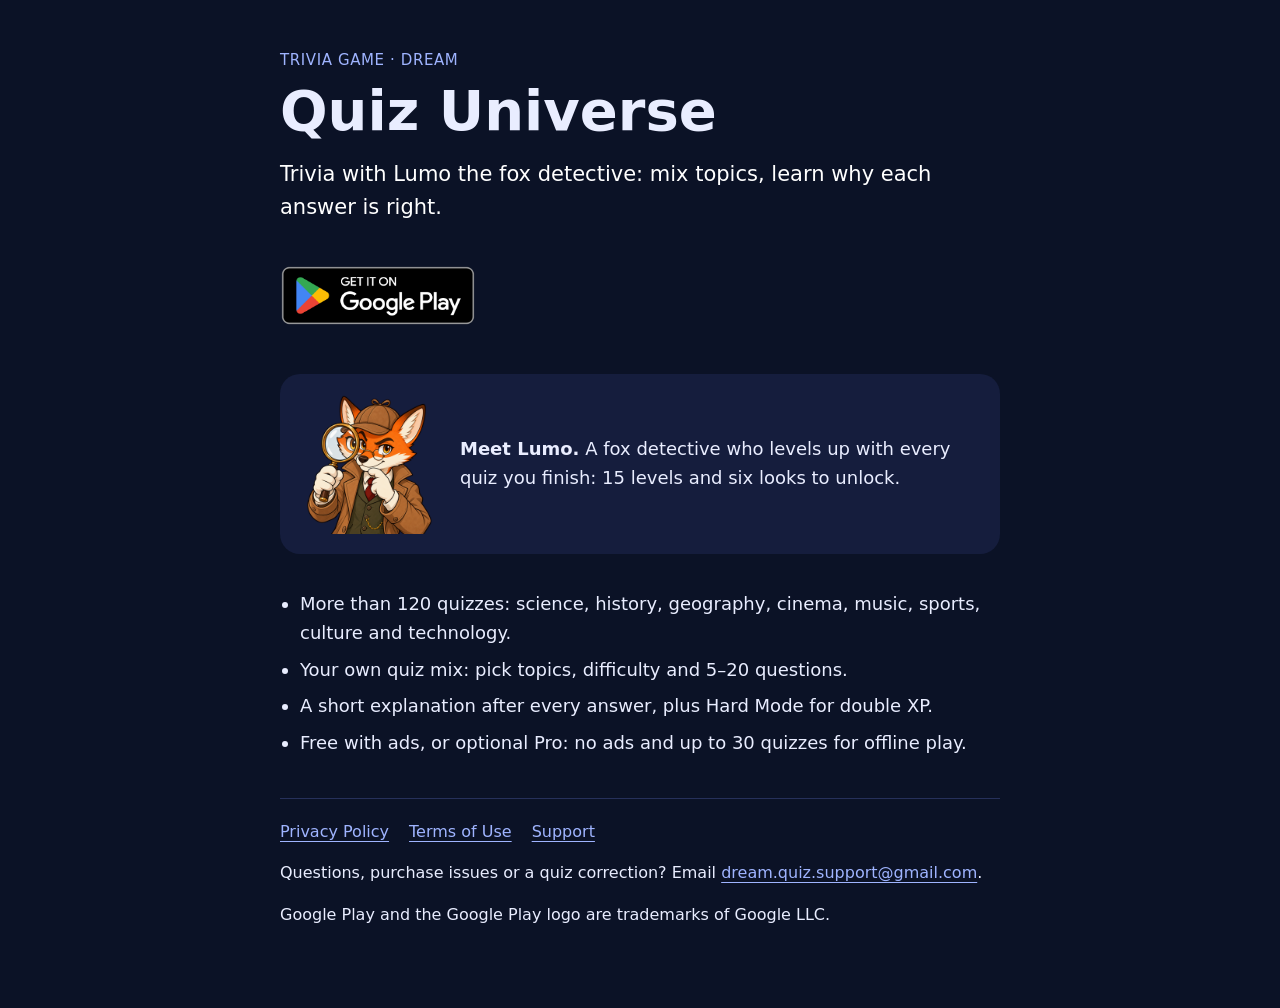
<file: index.html>
<!doctype html>
<html lang="en">
<head>
  <meta charset="utf-8">
  <meta name="viewport" content="width=device-width, initial-scale=1">
  <meta name="description" content="Quiz Universe — a trivia game with Lumo the fox detective. Mix topics, learn why each answer is right. Free on Google Play.">
  <title>Quiz Universe: Trivia Game — DREAM</title>
  <link rel="canonical" href="https://pyasonau.github.io/">
  <meta property="og:title" content="Quiz Universe: Trivia Game">
  <meta property="og:description" content="Trivia with Lumo the fox detective: mix topics, learn why each answer is right.">
  <meta property="og:image" content="https://pyasonau.github.io/lumo.png">
  <script type="application/ld+json">
  {
    "@context": "https://schema.org",
    "@type": "MobileApplication",
    "name": "Quiz Universe",
    "operatingSystem": "ANDROID",
    "applicationCategory": "GameApplication",
    "description": "Trivia with Lumo the fox detective: mix topics, learn why each answer is right.",
    "installUrl": "https://play.google.com/store/apps/details?id=com.quizuniverse.app",
    "offers": { "@type": "Offer", "price": "0", "priceCurrency": "USD" }
  }
  </script>
  <style>
    body { margin: 0; background: #0b1226; color: #e9edff; font: 18px/1.6 system-ui, -apple-system, sans-serif; }
    main { max-width: 720px; margin: 0 auto; padding: 48px 24px 64px; }
    .kicker { color: #9fb4ff; font-size: 15px; letter-spacing: .04em; text-transform: uppercase; margin: 0; }
    h1 { font-size: clamp(36px, 8vw, 56px); line-height: 1.1; margin: 8px 0 16px; }
    .lead { font-size: 21px; color: #ffffff; margin: 0 0 28px; }
    .badge img { width: 220px; height: auto; display: block; margin-left: -12px; }
    .lumo { display: flex; gap: 20px; align-items: center; background: #151d3d; border-radius: 20px; padding: 20px; margin: 36px 0; }
    .lumo img { width: 140px; height: 140px; flex: none; border-radius: 16px; }
    .lumo p { margin: 0; }
    ul { padding-left: 20px; }
    li { margin-bottom: 8px; }
    a { color: #9fb4ff; text-underline-offset: 4px; }
    footer { border-top: 1px solid #26305a; margin-top: 40px; padding-top: 20px; font-size: 16px; }
    footer nav { display: flex; flex-wrap: wrap; gap: 20px; margin-bottom: 12px; }
    @media (max-width: 520px) { .lumo { flex-direction: column; text-align: center; } }
  </style>
</head>
<body>
  <main>
    <p class="kicker">Trivia game · DREAM</p>
    <h1>Quiz Universe</h1>
    <p class="lead">Trivia with Lumo the fox detective: mix topics, learn why each answer is right.</p>
    <a class="badge" href="https://play.google.com/store/apps/details?id=com.quizuniverse.app&amp;referrer=utm_source%3Dpublisher_site%26utm_medium%3Dwebsite">
      <img src="google-play-badge.png" alt="Get it on Google Play" width="646" height="250">
    </a>

    <section class="lumo" aria-label="Meet Lumo">
      <img src="lumo.png" alt="Lumo, the fox detective" width="140" height="140">
      <p><strong>Meet Lumo.</strong> A fox detective who levels up with every quiz you finish: 15 levels and six looks to unlock.</p>
    </section>

    <ul>
      <li>More than 120 quizzes: science, history, geography, cinema, music, sports, culture and technology.</li>
      <li>Your own quiz mix: pick topics, difficulty and 5–20 questions.</li>
      <li>A short explanation after every answer, plus Hard Mode for double XP.</li>
      <li>Free with ads, or optional Pro: no ads and up to 30 quizzes for offline play.</li>
    </ul>

    <footer>
      <nav aria-label="Legal and support">
        <a href="privacy.html">Privacy Policy</a>
        <a href="terms.html">Terms of Use</a>
        <a href="mailto:dream.quiz.support@gmail.com">Support</a>
      </nav>
      <p>Questions, purchase issues or a quiz correction? Email <a href="mailto:dream.quiz.support@gmail.com">dream.quiz.support@gmail.com</a>.</p>
      <p>Google Play and the Google Play logo are trademarks of Google LLC.</p>
    </footer>
  </main>
</body>
</html>
</file>
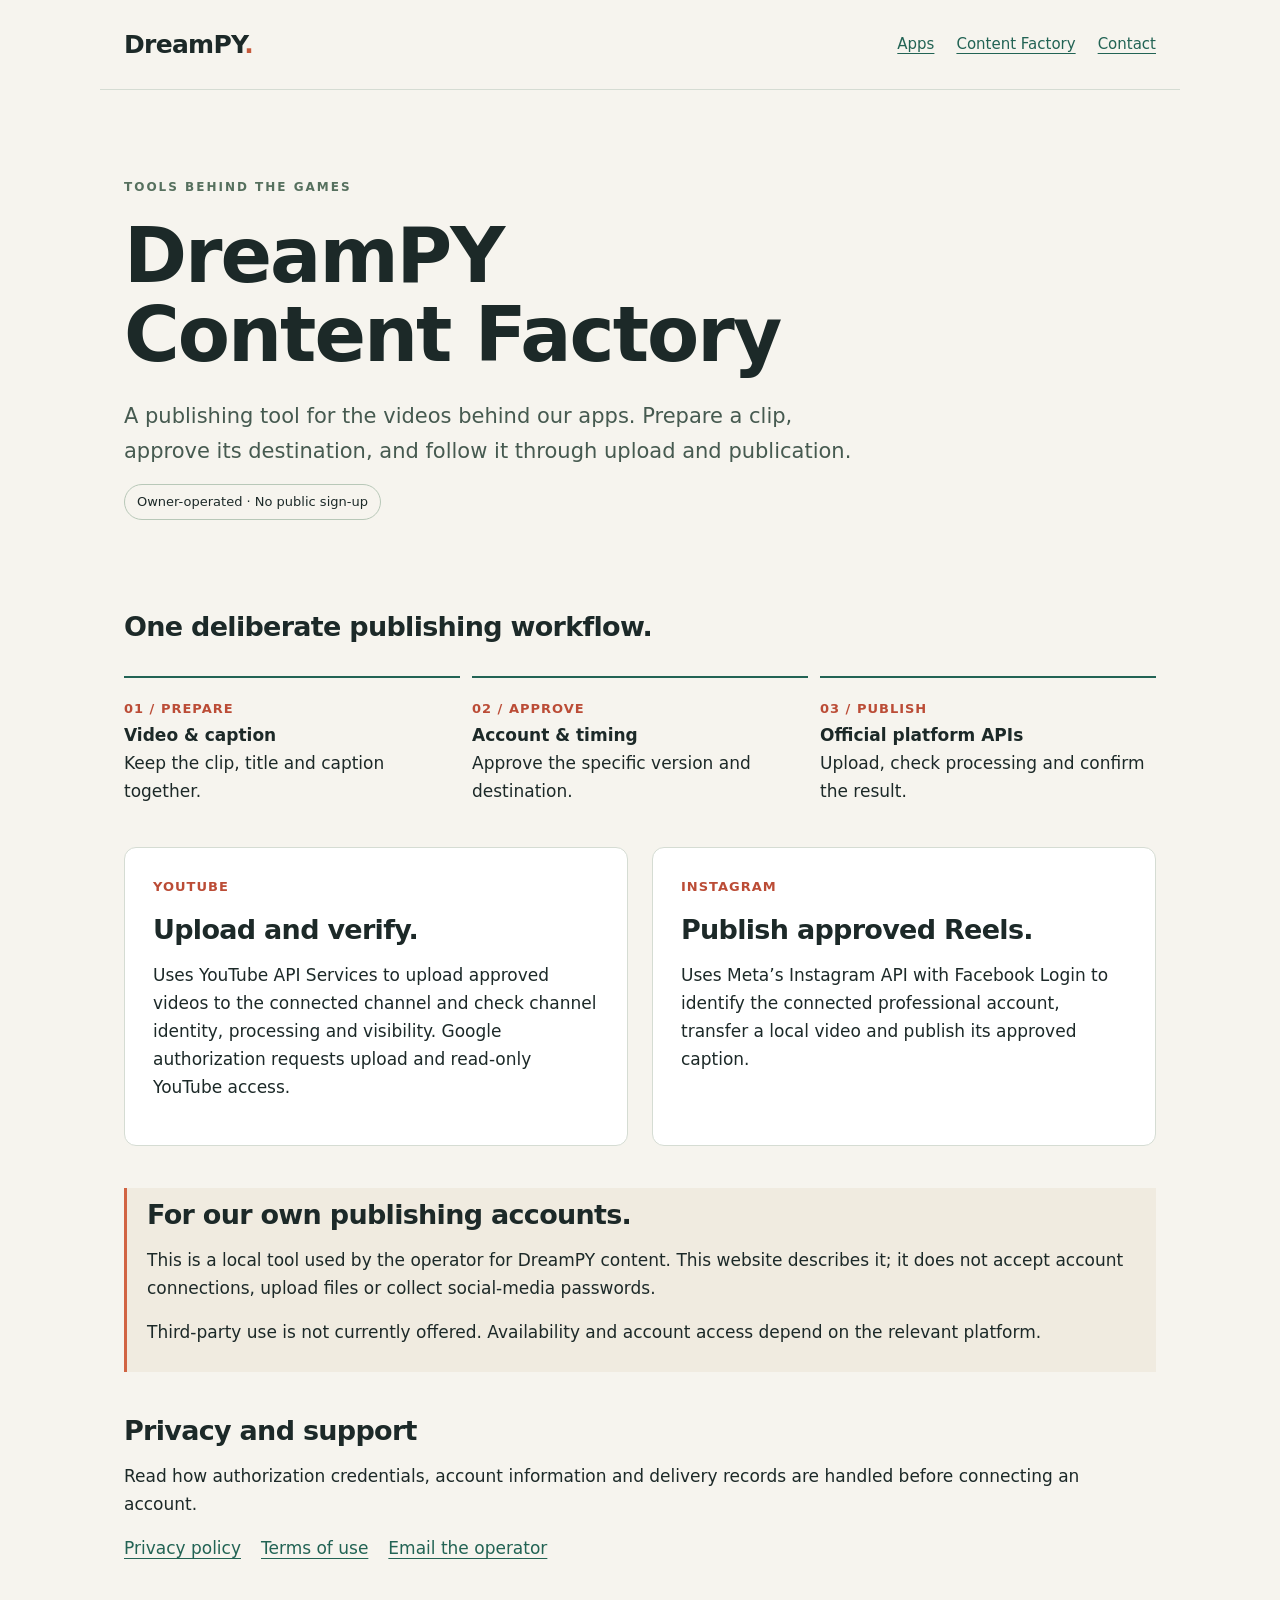
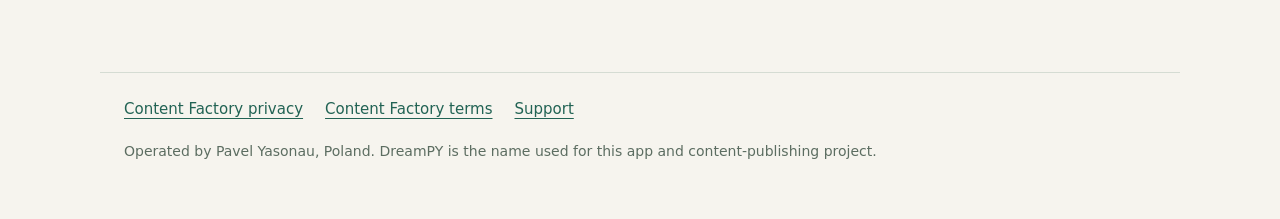
<file: content-factory/index.html>
<!doctype html><html lang="en"><head><meta charset="utf-8"><meta name="viewport" content="width=device-width,initial-scale=1"><title>DreamPY Content Factory — publishing tool</title><meta name="description" content="An owner-operated tool for approving, scheduling and publishing DreamPY videos through official YouTube and Instagram APIs."><link rel="canonical" href="https://pyasonau.github.io/content-factory/index.html"><link rel="stylesheet" href="/content-factory/site.css"></head><body><header><a class="wordmark" href="/dreampy/">DreamPY<span style="color:#c65a3c">.</span></a><nav aria-label="Main navigation"><a href="/dreampy/">Apps</a><a href="/content-factory/">Content Factory</a><a href="mailto:dream.quiz.support@gmail.com">Contact</a></nav></header><main class=""><section class="hero"><p class="eyebrow">Tools behind the games</p><h1>DreamPY<br>Content Factory</h1><p class="lead">A publishing tool for the videos behind our apps. Prepare a clip, approve its destination, and follow it through upload and publication.</p><span class="pill">Owner-operated · No public sign-up</span></section><section><h2>One deliberate publishing workflow.</h2><div class="flow"><div><span class="number">01 / PREPARE</span><strong>Video &amp; caption</strong>Keep the clip, title and caption together.</div><div><span class="number">02 / APPROVE</span><strong>Account &amp; timing</strong>Approve the specific version and destination.</div><div><span class="number">03 / PUBLISH</span><strong>Official platform APIs</strong>Upload, check processing and confirm the result.</div></div></section><section class="grid"><article class="card"><p class="number">YOUTUBE</p><h2>Upload and verify.</h2><p>Uses YouTube API Services to upload approved videos to the connected channel and check channel identity, processing and visibility. Google authorization requests upload and read-only YouTube access.</p></article><article class="card"><p class="number">INSTAGRAM</p><h2>Publish approved Reels.</h2><p>Uses Meta’s Instagram API with Facebook Login to identify the connected professional account, transfer a local video and publish its approved caption.</p></article></section><section class="notice"><h2>For our own publishing accounts.</h2><p>This is a local tool used by the operator for DreamPY content. This website describes it; it does not accept account connections, upload files or collect social-media passwords.</p><p>Third-party use is not currently offered. Availability and account access depend on the relevant platform.</p></section><section><h2>Privacy and support</h2><p>Read how authorization credentials, account information and delivery records are handled before connecting an account.</p><div class="links"><a href="privacy.html">Privacy policy</a><a href="terms.html">Terms of use</a><a href="mailto:dream.quiz.support@gmail.com">Email the operator</a></div></section></main><footer><nav aria-label="Legal navigation"><a href="/content-factory/privacy.html">Content Factory privacy</a><a href="/content-factory/terms.html">Content Factory terms</a><a href="mailto:dream.quiz.support@gmail.com">Support</a></nav><p class="muted" style="margin-top:18px">Operated by Pavel Yasonau, Poland. DreamPY is the name used for this app and content-publishing project.</p></footer></body></html>
</file>
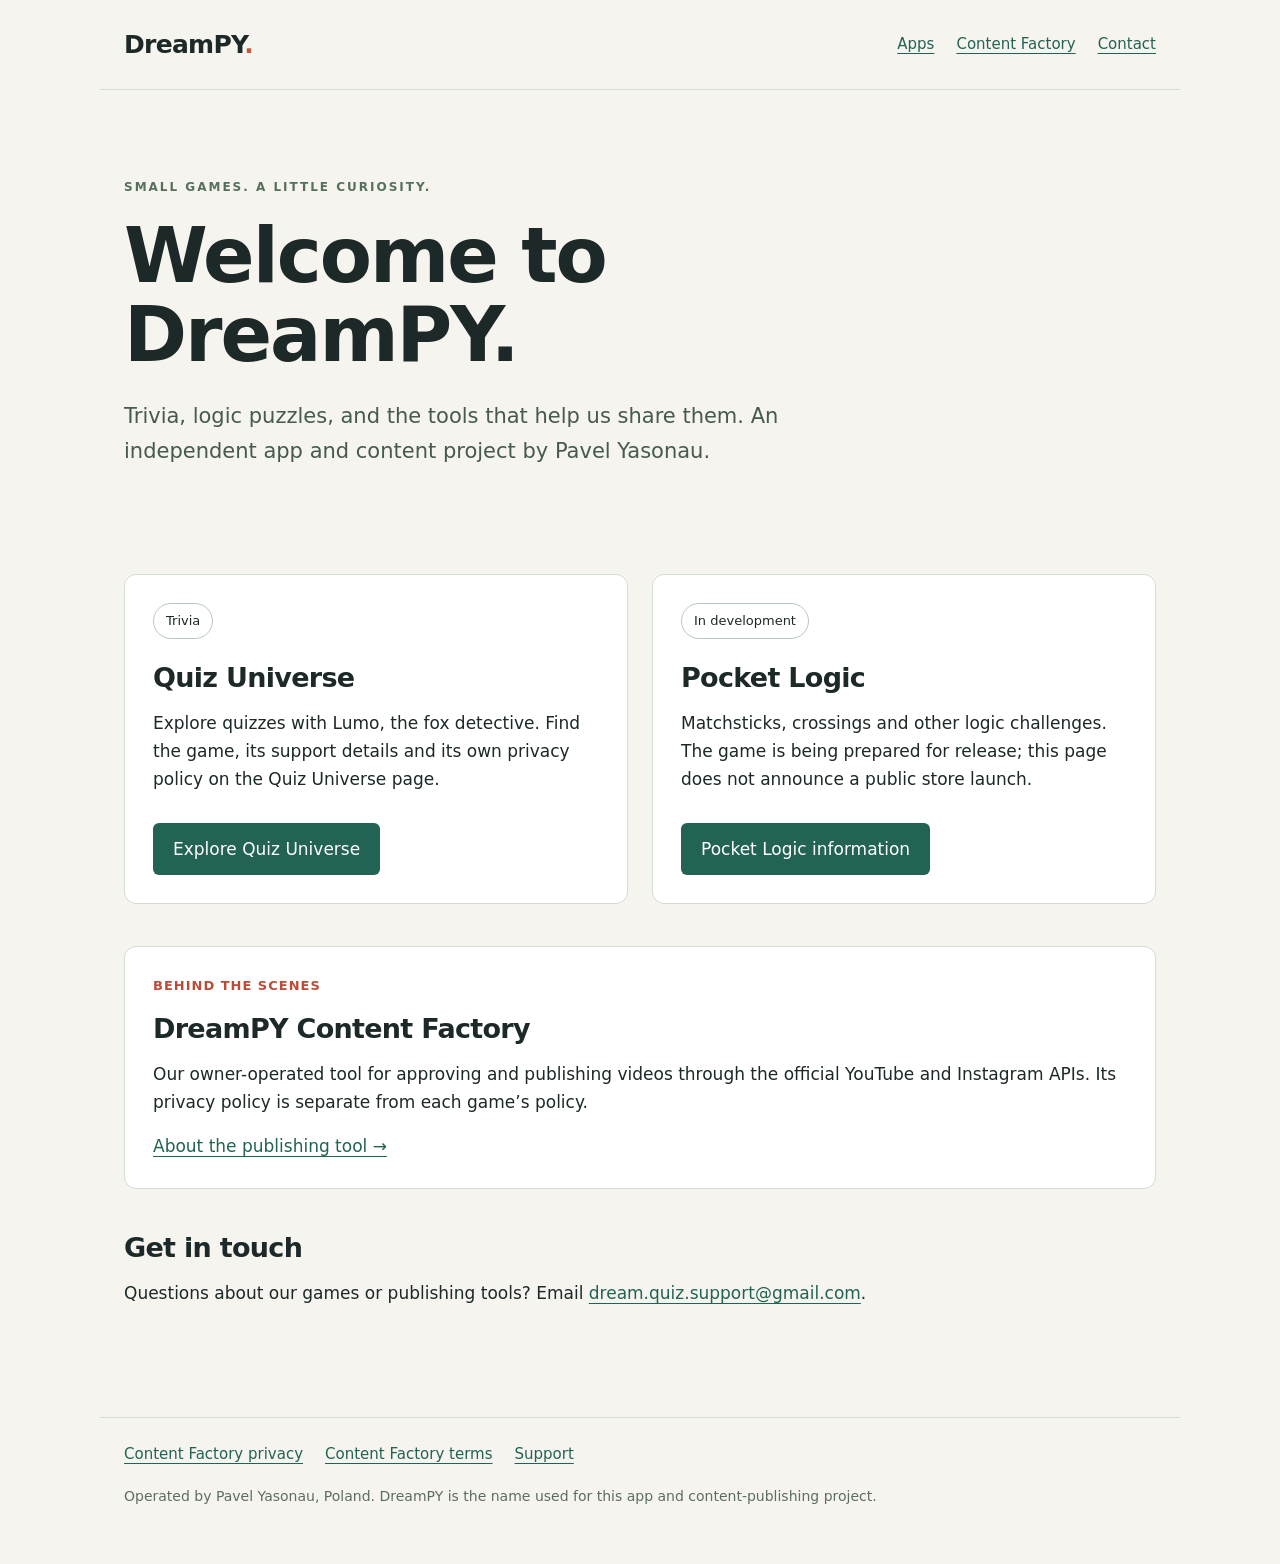
<file: dreampy/index.html>
<!doctype html><html lang="en"><head><meta charset="utf-8"><meta name="viewport" content="width=device-width,initial-scale=1"><title>DreamPY — games and the tools behind them</title><meta name="description" content="Quiz Universe, Pocket Logic and DreamPY Content Factory: games and publishing tools operated by Pavel Yasonau."><link rel="canonical" href="https://pyasonau.github.io/dreampy/index.html"><link rel="stylesheet" href="/content-factory/site.css"></head><body><header><a class="wordmark" href="/dreampy/">DreamPY<span style="color:#c65a3c">.</span></a><nav aria-label="Main navigation"><a href="/dreampy/">Apps</a><a href="/content-factory/">Content Factory</a><a href="mailto:dream.quiz.support@gmail.com">Contact</a></nav></header><main class=""><section class="hero"><p class="eyebrow">Small games. A little curiosity.</p><h1>Welcome to<br>DreamPY.</h1><p class="lead">Trivia, logic puzzles, and the tools that help us share them. An independent app and content project by Pavel Yasonau.</p></section><section class="grid"><article class="card"><span class="pill">Trivia</span><h2 style="margin-top:22px">Quiz Universe</h2><p>Explore quizzes with Lumo, the fox detective. Find the game, its support details and its own privacy policy on the Quiz Universe page.</p><a class="button" href="/">Explore Quiz Universe</a></article><article class="card"><span class="pill">In development</span><h2 style="margin-top:22px">Pocket Logic</h2><p>Matchsticks, crossings and other logic challenges. The game is being prepared for release; this page does not announce a public store launch.</p><a class="button" href="https://pyasonau.github.io/pocket-logic-docs/">Pocket Logic information</a></article></section><section class="card"><p class="number">BEHIND THE SCENES</p><h2>DreamPY Content Factory</h2><p>Our owner-operated tool for approving and publishing videos through the official YouTube and Instagram APIs. Its privacy policy is separate from each game’s policy.</p><a href="/content-factory/">About the publishing tool →</a></section><section><h2>Get in touch</h2><p>Questions about our games or publishing tools? Email <a href="mailto:dream.quiz.support@gmail.com">dream.quiz.support@gmail.com</a>.</p></section></main><footer><nav aria-label="Legal navigation"><a href="/content-factory/privacy.html">Content Factory privacy</a><a href="/content-factory/terms.html">Content Factory terms</a><a href="mailto:dream.quiz.support@gmail.com">Support</a></nav><p class="muted" style="margin-top:18px">Operated by Pavel Yasonau, Poland. DreamPY is the name used for this app and content-publishing project.</p></footer></body></html>
</file>
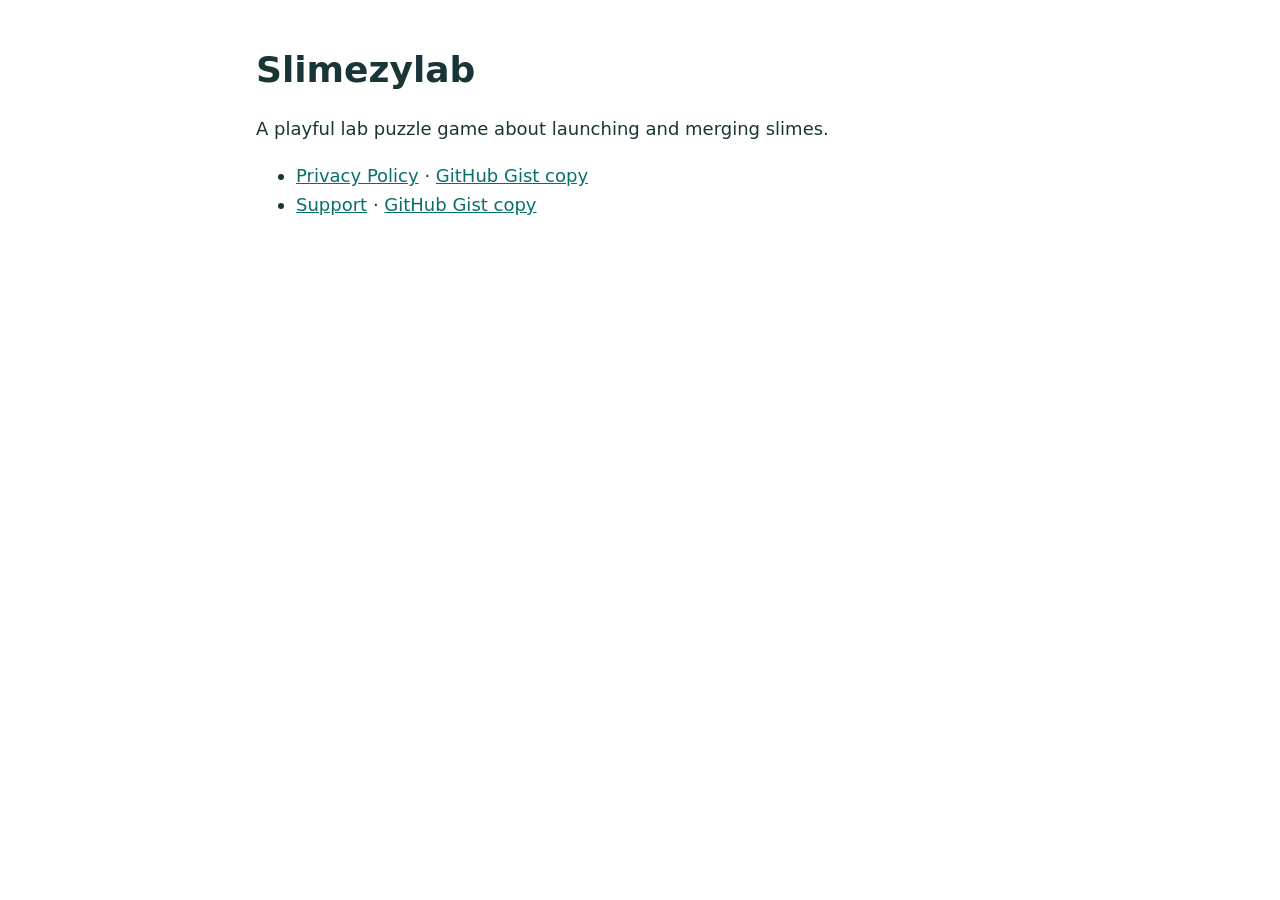
<file: slimezylab/index.html>
<!doctype html>
<html lang="en"><head><meta charset="utf-8"><meta name="viewport" content="width=device-width, initial-scale=1"><title>Slimezylab</title><style>body{font:18px/1.6 system-ui,sans-serif;max-width:48rem;margin:3rem auto;padding:0 1.25rem;color:#193537}a{color:#096f69}h1,h2{line-height:1.2}</style></head>
<body><main><h1>Slimezylab</h1><p>A playful lab puzzle game about launching and merging slimes.</p><nav><ul><li><a href="privacy.html">Privacy Policy</a> · <a href="https://gist.github.com/PYasonau/b7c61b45d4be77d0c99dc03f1c4e70d1">GitHub Gist copy</a></li><li><a href="support.html">Support</a> · <a href="https://gist.github.com/PYasonau/9c1f2255de2ae001d98980ab47bc70eb">GitHub Gist copy</a></li></ul></nav></main></body></html>
</file>
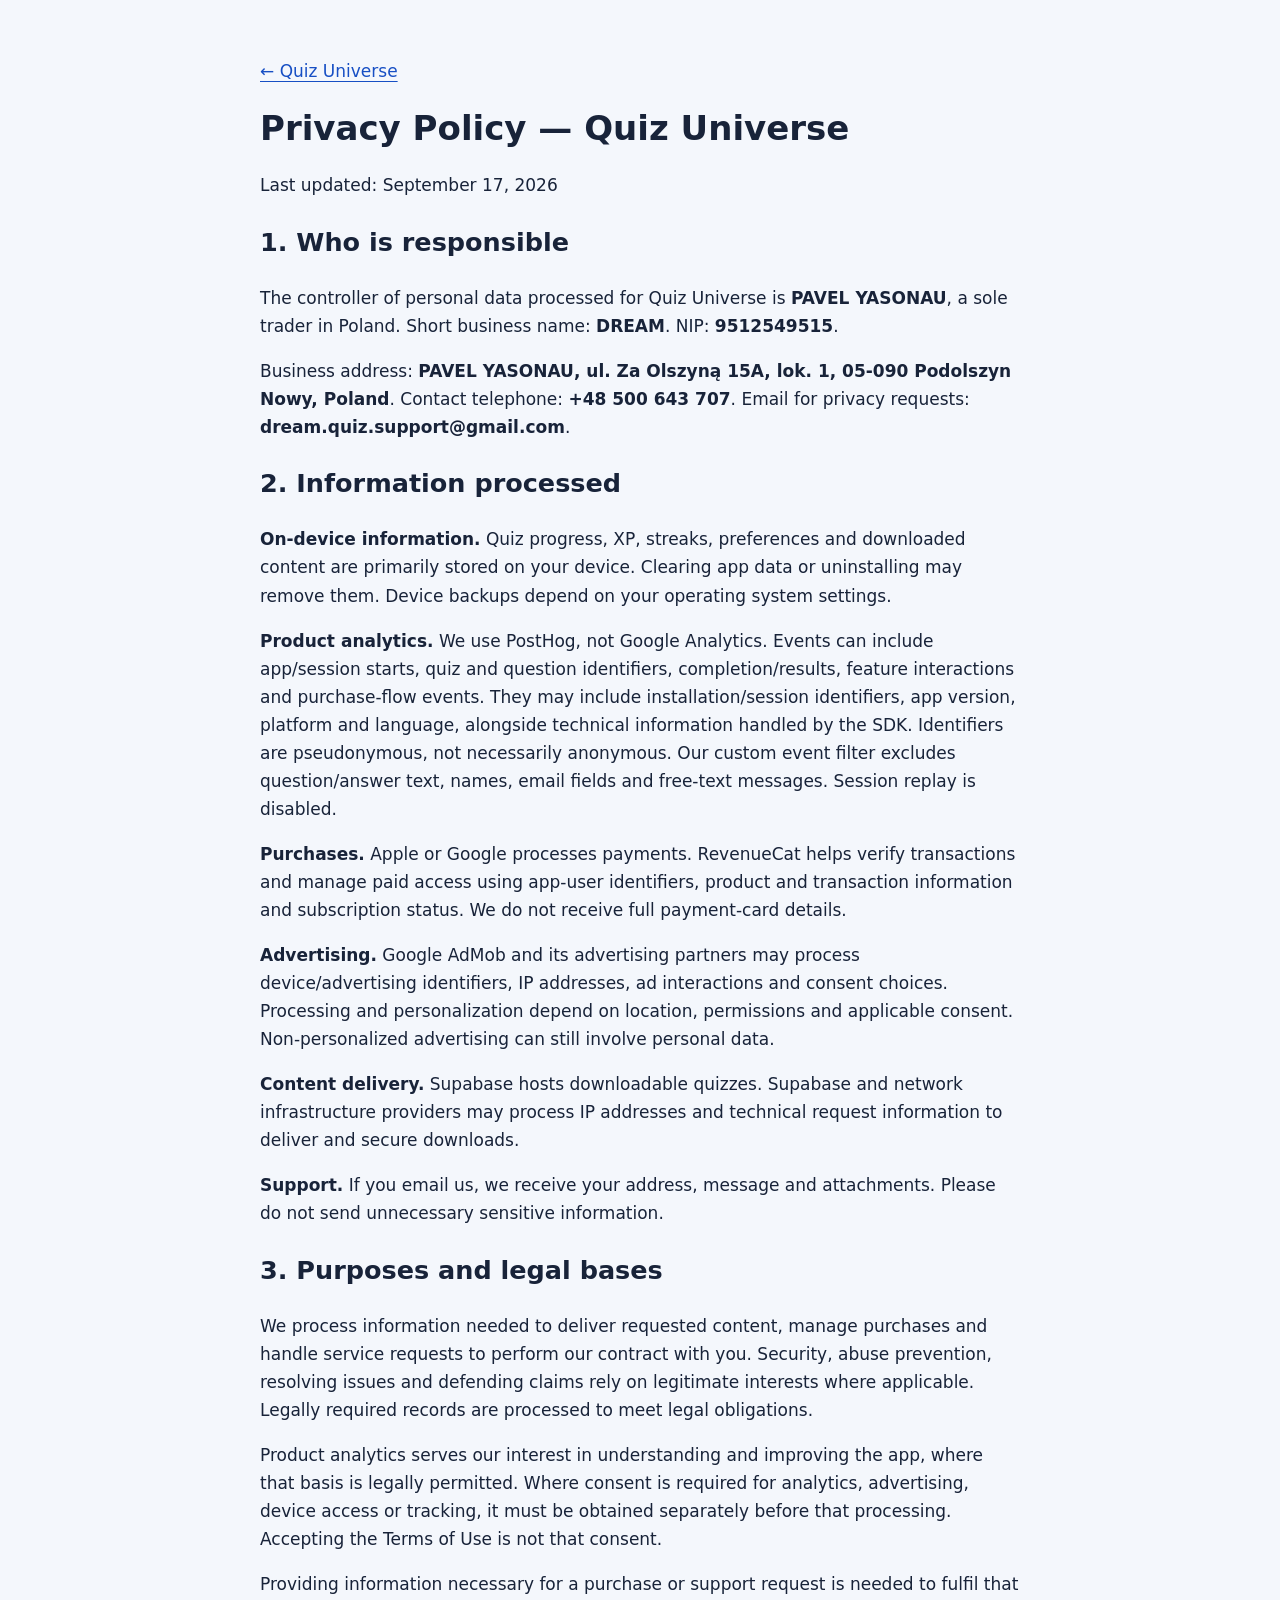
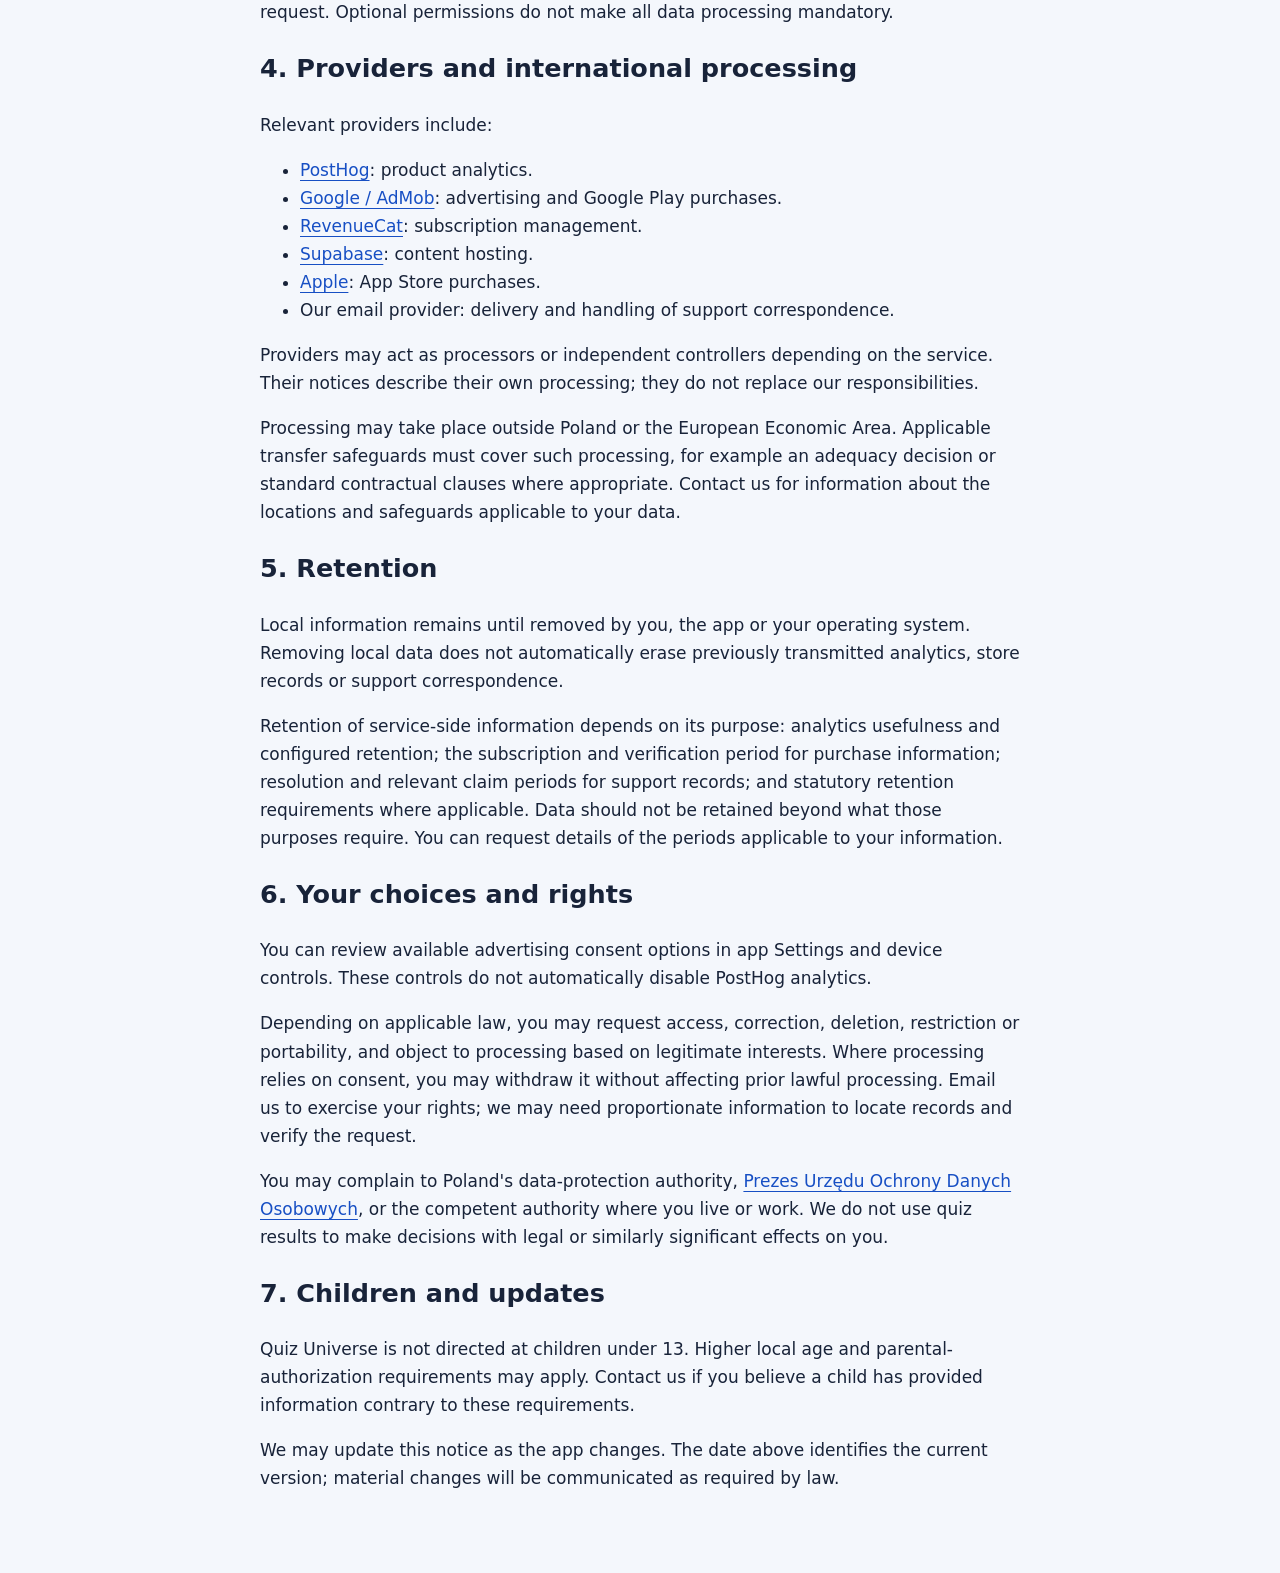
<file: privacy.html>
<!doctype html>
<html lang="en">
<head>
  <meta charset="utf-8">
  <meta name="viewport" content="width=device-width, initial-scale=1">
  <title>Privacy Policy — Quiz Universe</title>
  <style>
    body { margin: 0; background: #f4f7fc; color: #182339; font: 17px/1.65 system-ui, -apple-system, sans-serif; }
    main { max-width: 760px; margin: 0 auto; padding: 40px 24px 64px; }
    a { color: #174fc4; text-underline-offset: 4px; }
    h1 { line-height: 1.2; }
  </style>
</head>
<body>
  <main>
    <p><a href="./">← Quiz Universe</a></p>
<h1>Privacy Policy — Quiz Universe</h1>
<p>Last updated: September 17, 2026</p>
<h2>1. Who is responsible</h2>
<p>The controller of personal data processed for Quiz Universe is <strong>PAVEL YASONAU</strong>, a sole trader in Poland. Short business name: <strong>DREAM</strong>. NIP: <strong>9512549515</strong>.</p>
<p>Business address: <strong>PAVEL YASONAU, ul. Za Olszyną 15A, lok. 1, 05-090 Podolszyn Nowy, Poland</strong>.
Contact telephone: <strong>+48 500 643 707</strong>.
Email for privacy requests: <strong>dream.quiz.support@gmail.com</strong>.</p>
<h2>2. Information processed</h2>
<p><strong>On-device information.</strong> Quiz progress, XP, streaks, preferences and downloaded content are primarily stored on your device. Clearing app data or uninstalling may remove them. Device backups depend on your operating system settings.</p>
<p><strong>Product analytics.</strong> We use PostHog, not Google Analytics. Events can include app/session starts, quiz and question identifiers, completion/results, feature interactions and purchase-flow events. They may include installation/session identifiers, app version, platform and language, alongside technical information handled by the SDK. Identifiers are pseudonymous, not necessarily anonymous. Our custom event filter excludes question/answer text, names, email fields and free-text messages. Session replay is disabled.</p>
<p><strong>Purchases.</strong> Apple or Google processes payments. RevenueCat helps verify transactions and manage paid access using app-user identifiers, product and transaction information and subscription status. We do not receive full payment-card details.</p>
<p><strong>Advertising.</strong> Google AdMob and its advertising partners may process device/advertising identifiers, IP addresses, ad interactions and consent choices. Processing and personalization depend on location, permissions and applicable consent. Non-personalized advertising can still involve personal data.</p>
<p><strong>Content delivery.</strong> Supabase hosts downloadable quizzes. Supabase and network infrastructure providers may process IP addresses and technical request information to deliver and secure downloads.</p>
<p><strong>Support.</strong> If you email us, we receive your address, message and attachments. Please do not send unnecessary sensitive information.</p>
<h2>3. Purposes and legal bases</h2>
<p>We process information needed to deliver requested content, manage purchases and handle service requests to perform our contract with you. Security, abuse prevention, resolving issues and defending claims rely on legitimate interests where applicable. Legally required records are processed to meet legal obligations.</p>
<p>Product analytics serves our interest in understanding and improving the app, where that basis is legally permitted. Where consent is required for analytics, advertising, device access or tracking, it must be obtained separately before that processing. Accepting the Terms of Use is not that consent.</p>
<p>Providing information necessary for a purchase or support request is needed to fulfil that request. Optional permissions do not make all data processing mandatory.</p>
<h2>4. Providers and international processing</h2>
<p>Relevant providers include:</p>
<ul>
<li><a href="https://posthog.com/privacy">PostHog</a>: product analytics.</li>
<li><a href="https://policies.google.com/privacy">Google / AdMob</a>: advertising and Google Play purchases.</li>
<li><a href="https://www.revenuecat.com/privacy">RevenueCat</a>: subscription management.</li>
<li><a href="https://supabase.com/privacy">Supabase</a>: content hosting.</li>
<li><a href="https://www.apple.com/legal/privacy/">Apple</a>: App Store purchases.</li>
<li>Our email provider: delivery and handling of support correspondence.</li>
</ul>
<p>Providers may act as processors or independent controllers depending on the service. Their notices describe their own processing; they do not replace our responsibilities.</p>
<p>Processing may take place outside Poland or the European Economic Area. Applicable transfer safeguards must cover such processing, for example an adequacy decision or standard contractual clauses where appropriate. Contact us for information about the locations and safeguards applicable to your data.</p>
<h2>5. Retention</h2>
<p>Local information remains until removed by you, the app or your operating system. Removing local data does not automatically erase previously transmitted analytics, store records or support correspondence.</p>
<p>Retention of service-side information depends on its purpose: analytics usefulness and configured retention; the subscription and verification period for purchase information; resolution and relevant claim periods for support records; and statutory retention requirements where applicable. Data should not be retained beyond what those purposes require. You can request details of the periods applicable to your information.</p>
<h2>6. Your choices and rights</h2>
<p>You can review available advertising consent options in app Settings and device controls. These controls do not automatically disable PostHog analytics.</p>
<p>Depending on applicable law, you may request access, correction, deletion, restriction or portability, and object to processing based on legitimate interests. Where processing relies on consent, you may withdraw it without affecting prior lawful processing. Email us to exercise your rights; we may need proportionate information to locate records and verify the request.</p>
<p>You may complain to Poland's data-protection authority, <a href="https://uodo.gov.pl/">Prezes Urzędu Ochrony Danych Osobowych</a>, or the competent authority where you live or work. We do not use quiz results to make decisions with legal or similarly significant effects on you.</p>
<h2>7. Children and updates</h2>
<p>Quiz Universe is not directed at children under 13. Higher local age and parental-authorization requirements may apply. Contact us if you believe a child has provided information contrary to these requirements.</p>
<p>We may update this notice as the app changes. The date above identifies the current version; material changes will be communicated as required by law.</p>
  </main>
</body>
</html>
</file>
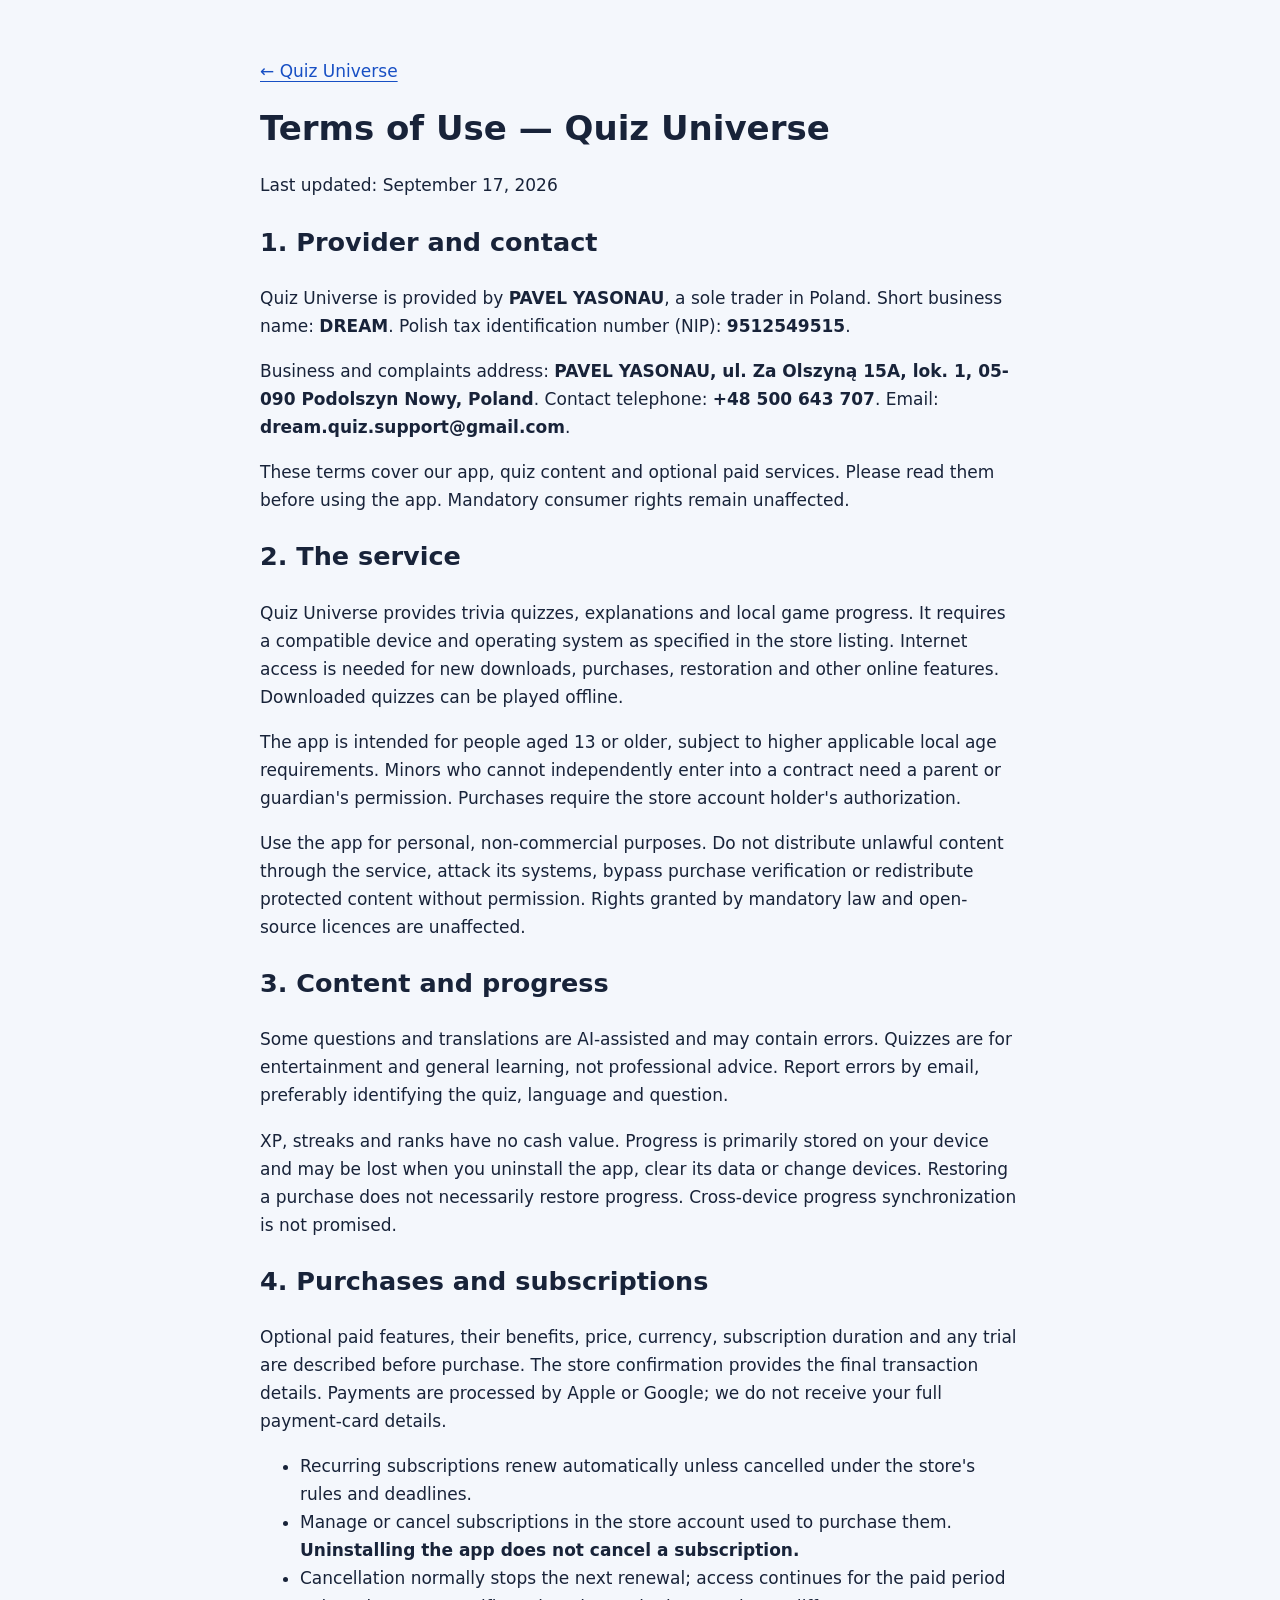
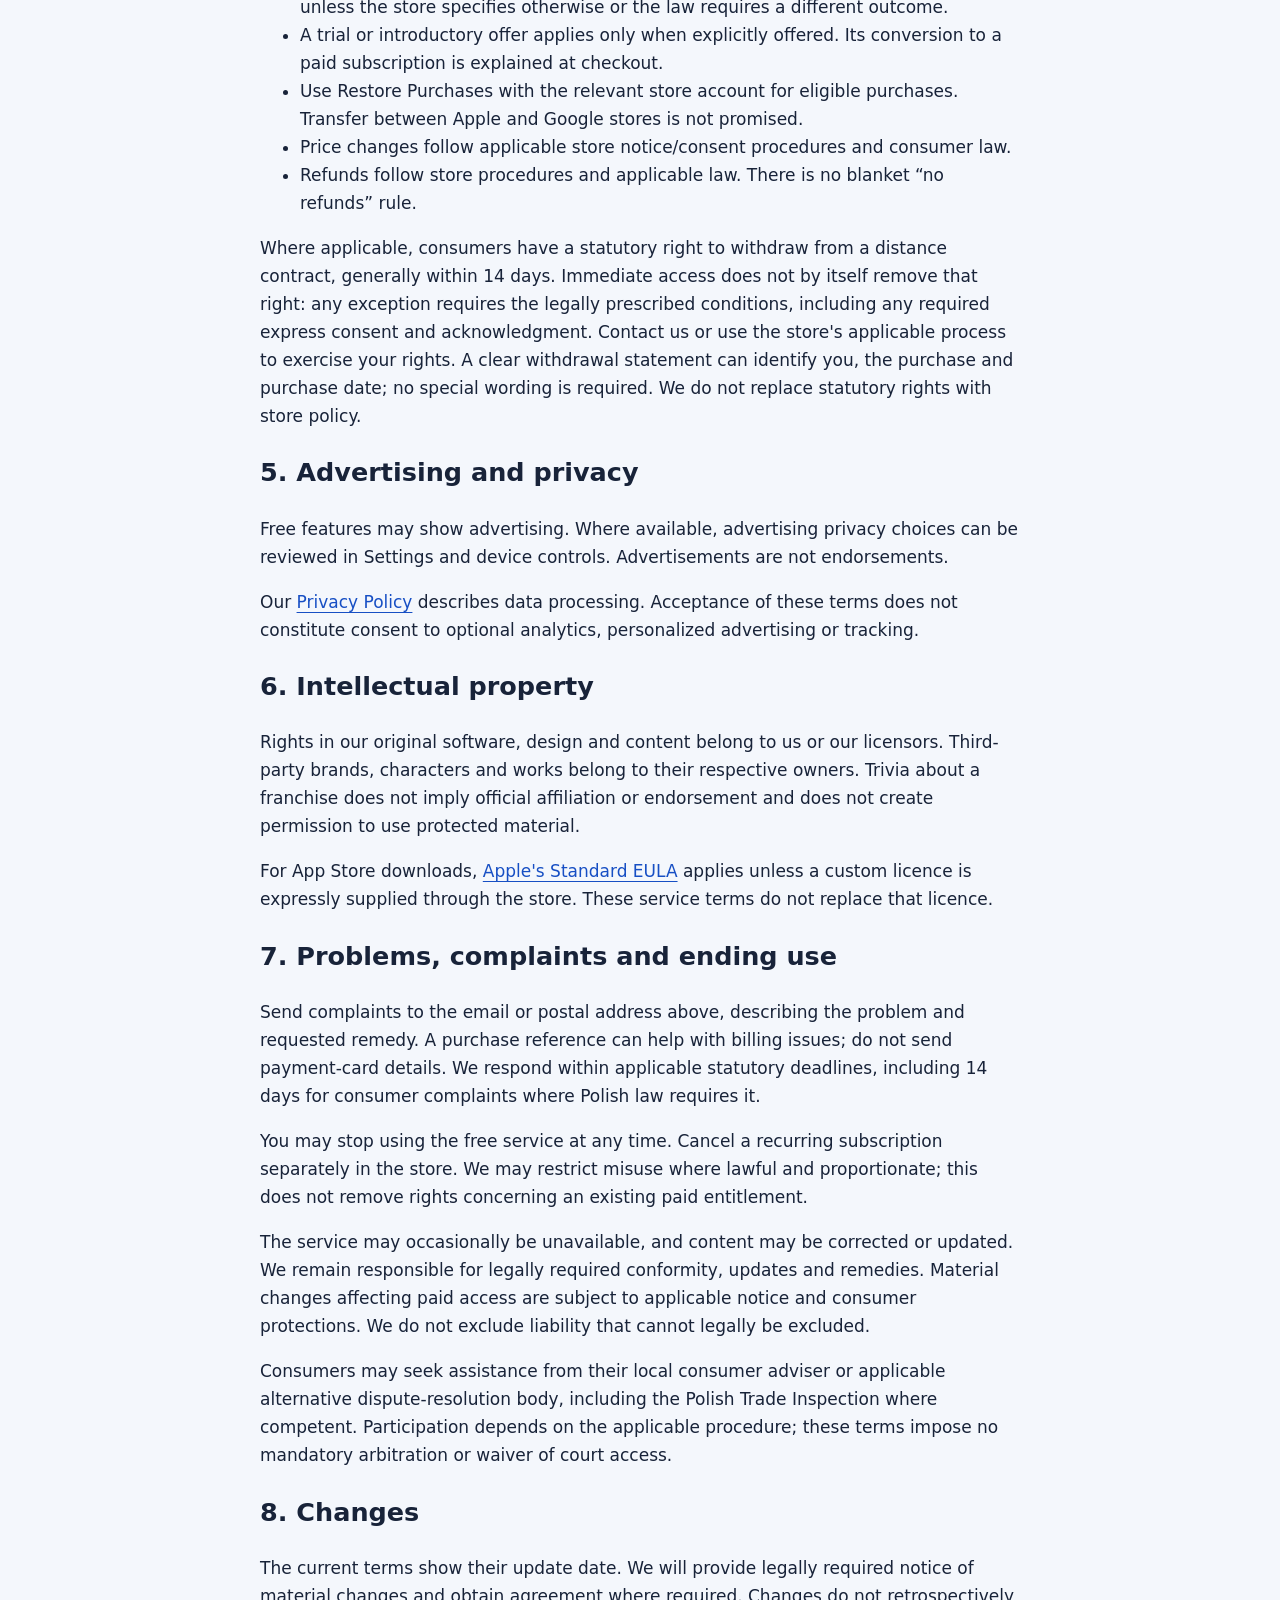
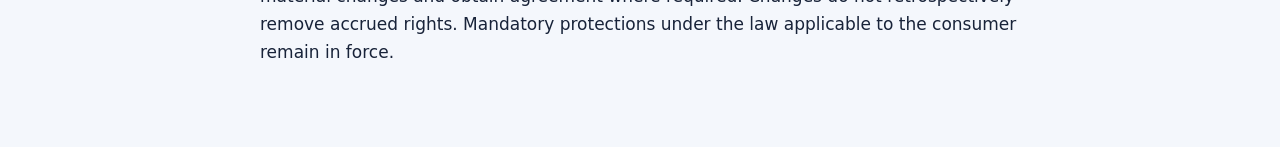
<file: terms.html>
<!doctype html>
<html lang="en">
<head>
  <meta charset="utf-8">
  <meta name="viewport" content="width=device-width, initial-scale=1">
  <title>Terms of Use — Quiz Universe</title>
  <style>
    body { margin: 0; background: #f4f7fc; color: #182339; font: 17px/1.65 system-ui, -apple-system, sans-serif; }
    main { max-width: 760px; margin: 0 auto; padding: 40px 24px 64px; }
    a { color: #174fc4; text-underline-offset: 4px; }
    h1 { line-height: 1.2; }
  </style>
</head>
<body>
  <main>
    <p><a href="./">← Quiz Universe</a></p>
<h1>Terms of Use — Quiz Universe</h1>
<p>Last updated: September 17, 2026</p>
<h2>1. Provider and contact</h2>
<p>Quiz Universe is provided by <strong>PAVEL YASONAU</strong>, a sole trader in Poland. Short business name: <strong>DREAM</strong>. Polish tax identification number (NIP): <strong>9512549515</strong>.</p>
<p>Business and complaints address: <strong>PAVEL YASONAU, ul. Za Olszyną 15A, lok. 1, 05-090 Podolszyn Nowy, Poland</strong>.
Contact telephone: <strong>+48 500 643 707</strong>.
Email: <strong>dream.quiz.support@gmail.com</strong>.</p>
<p>These terms cover our app, quiz content and optional paid services. Please read them before using the app. Mandatory consumer rights remain unaffected.</p>
<h2>2. The service</h2>
<p>Quiz Universe provides trivia quizzes, explanations and local game progress. It requires a compatible device and operating system as specified in the store listing. Internet access is needed for new downloads, purchases, restoration and other online features. Downloaded quizzes can be played offline.</p>
<p>The app is intended for people aged 13 or older, subject to higher applicable local age requirements. Minors who cannot independently enter into a contract need a parent or guardian's permission. Purchases require the store account holder's authorization.</p>
<p>Use the app for personal, non-commercial purposes. Do not distribute unlawful content through the service, attack its systems, bypass purchase verification or redistribute protected content without permission. Rights granted by mandatory law and open-source licences are unaffected.</p>
<h2>3. Content and progress</h2>
<p>Some questions and translations are AI-assisted and may contain errors. Quizzes are for entertainment and general learning, not professional advice. Report errors by email, preferably identifying the quiz, language and question.</p>
<p>XP, streaks and ranks have no cash value. Progress is primarily stored on your device and may be lost when you uninstall the app, clear its data or change devices. Restoring a purchase does not necessarily restore progress. Cross-device progress synchronization is not promised.</p>
<h2>4. Purchases and subscriptions</h2>
<p>Optional paid features, their benefits, price, currency, subscription duration and any trial are described before purchase. The store confirmation provides the final transaction details. Payments are processed by Apple or Google; we do not receive your full payment-card details.</p>
<ul>
<li>Recurring subscriptions renew automatically unless cancelled under the store's rules and deadlines.</li>
<li>Manage or cancel subscriptions in the store account used to purchase them. <strong>Uninstalling the app does not cancel a subscription.</strong></li>
<li>Cancellation normally stops the next renewal; access continues for the paid period unless the store specifies otherwise or the law requires a different outcome.</li>
<li>A trial or introductory offer applies only when explicitly offered. Its conversion to a paid subscription is explained at checkout.</li>
<li>Use Restore Purchases with the relevant store account for eligible purchases. Transfer between Apple and Google stores is not promised.</li>
<li>Price changes follow applicable store notice/consent procedures and consumer law.</li>
<li>Refunds follow store procedures and applicable law. There is no blanket “no refunds” rule.</li>
</ul>
<p>Where applicable, consumers have a statutory right to withdraw from a distance contract, generally within 14 days. Immediate access does not by itself remove that right: any exception requires the legally prescribed conditions, including any required express consent and acknowledgment. Contact us or use the store's applicable process to exercise your rights. A clear withdrawal statement can identify you, the purchase and purchase date; no special wording is required. We do not replace statutory rights with store policy.</p>
<h2>5. Advertising and privacy</h2>
<p>Free features may show advertising. Where available, advertising privacy choices can be reviewed in Settings and device controls. Advertisements are not endorsements.</p>
<p>Our <a href="https://gist.github.com/PYasonau/25e17b67ea734b8e4c735a44a292e256">Privacy Policy</a> describes data processing. Acceptance of these terms does not constitute consent to optional analytics, personalized advertising or tracking.</p>
<h2>6. Intellectual property</h2>
<p>Rights in our original software, design and content belong to us or our licensors. Third-party brands, characters and works belong to their respective owners. Trivia about a franchise does not imply official affiliation or endorsement and does not create permission to use protected material.</p>
<p>For App Store downloads, <a href="https://www.apple.com/legal/internet-services/itunes/dev/stdeula/">Apple's Standard EULA</a> applies unless a custom licence is expressly supplied through the store. These service terms do not replace that licence.</p>
<h2>7. Problems, complaints and ending use</h2>
<p>Send complaints to the email or postal address above, describing the problem and requested remedy. A purchase reference can help with billing issues; do not send payment-card details. We respond within applicable statutory deadlines, including 14 days for consumer complaints where Polish law requires it.</p>
<p>You may stop using the free service at any time. Cancel a recurring subscription separately in the store. We may restrict misuse where lawful and proportionate; this does not remove rights concerning an existing paid entitlement.</p>
<p>The service may occasionally be unavailable, and content may be corrected or updated. We remain responsible for legally required conformity, updates and remedies. Material changes affecting paid access are subject to applicable notice and consumer protections. We do not exclude liability that cannot legally be excluded.</p>
<p>Consumers may seek assistance from their local consumer adviser or applicable alternative dispute-resolution body, including the Polish Trade Inspection where competent. Participation depends on the applicable procedure; these terms impose no mandatory arbitration or waiver of court access.</p>
<h2>8. Changes</h2>
<p>The current terms show their update date. We will provide legally required notice of material changes and obtain agreement where required. Changes do not retrospectively remove accrued rights. Mandatory protections under the law applicable to the consumer remain in force.</p>
  </main>
</body>
</html>
</file>
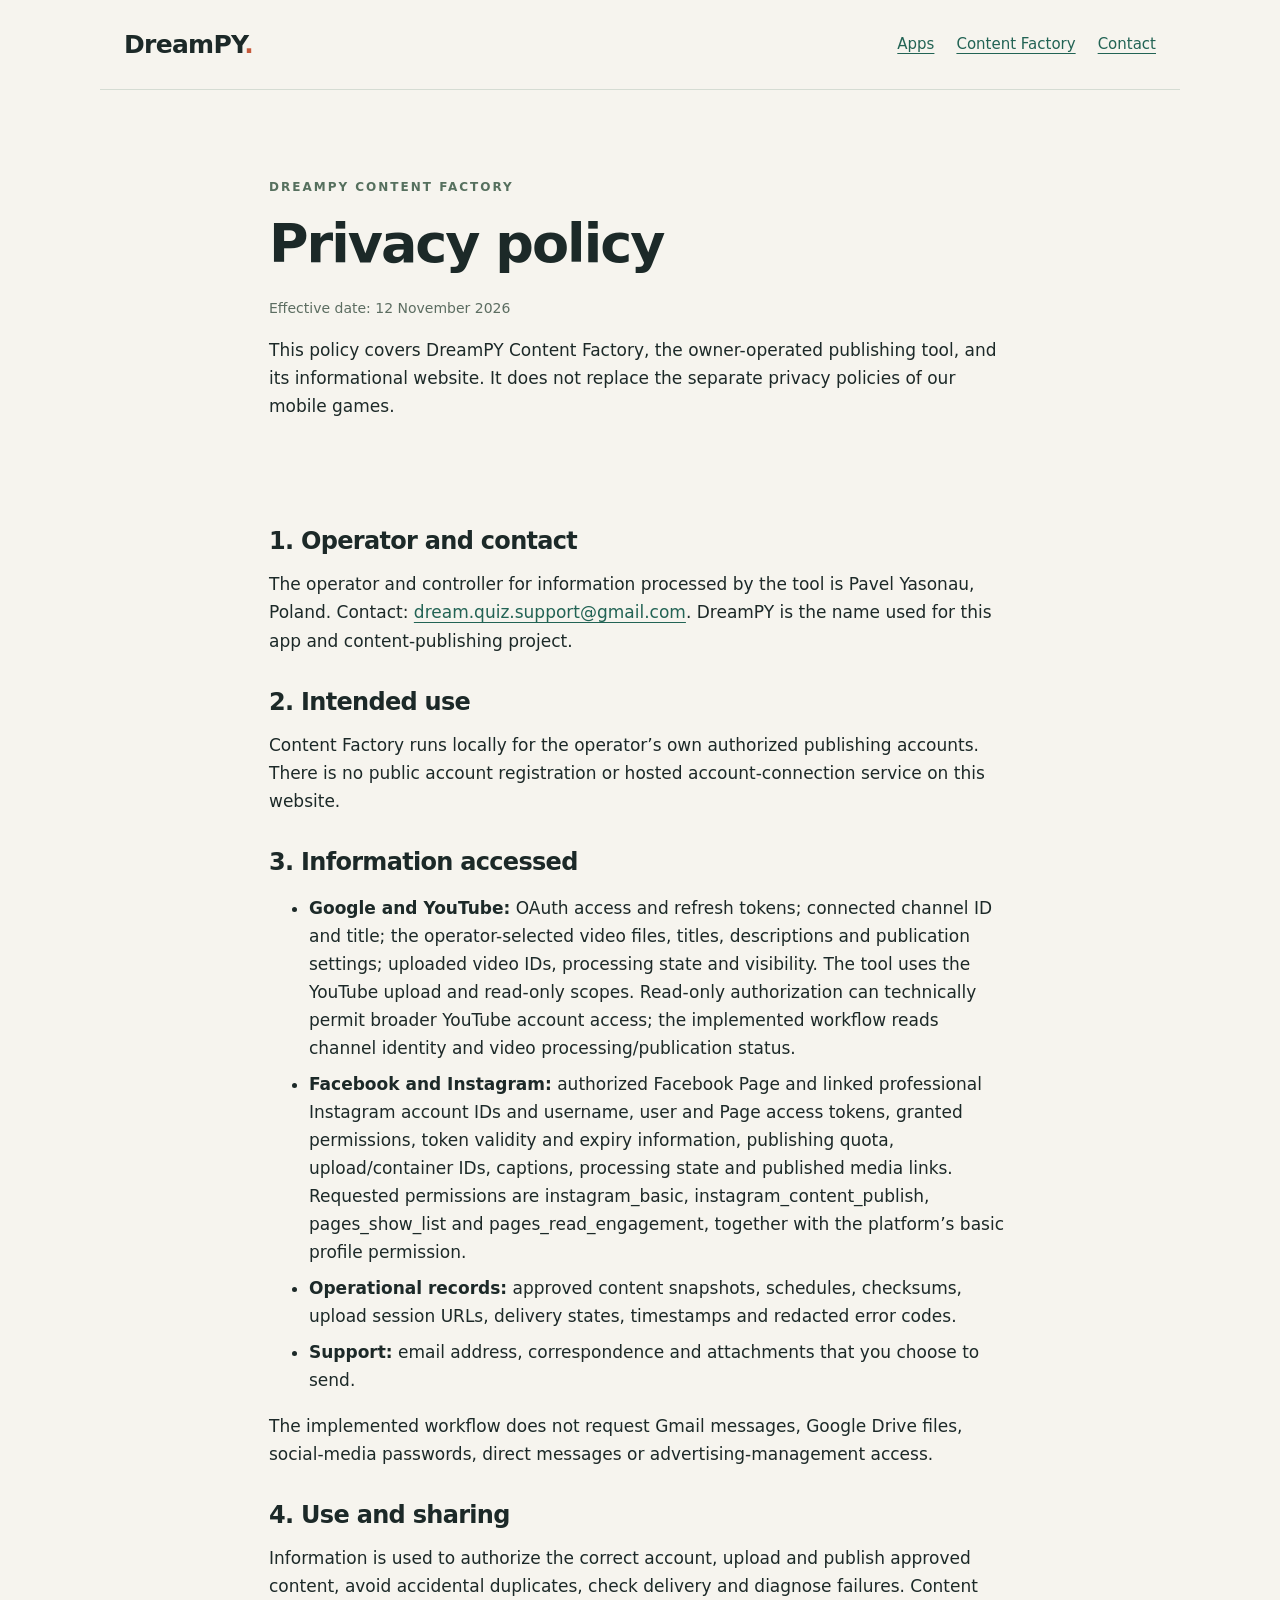
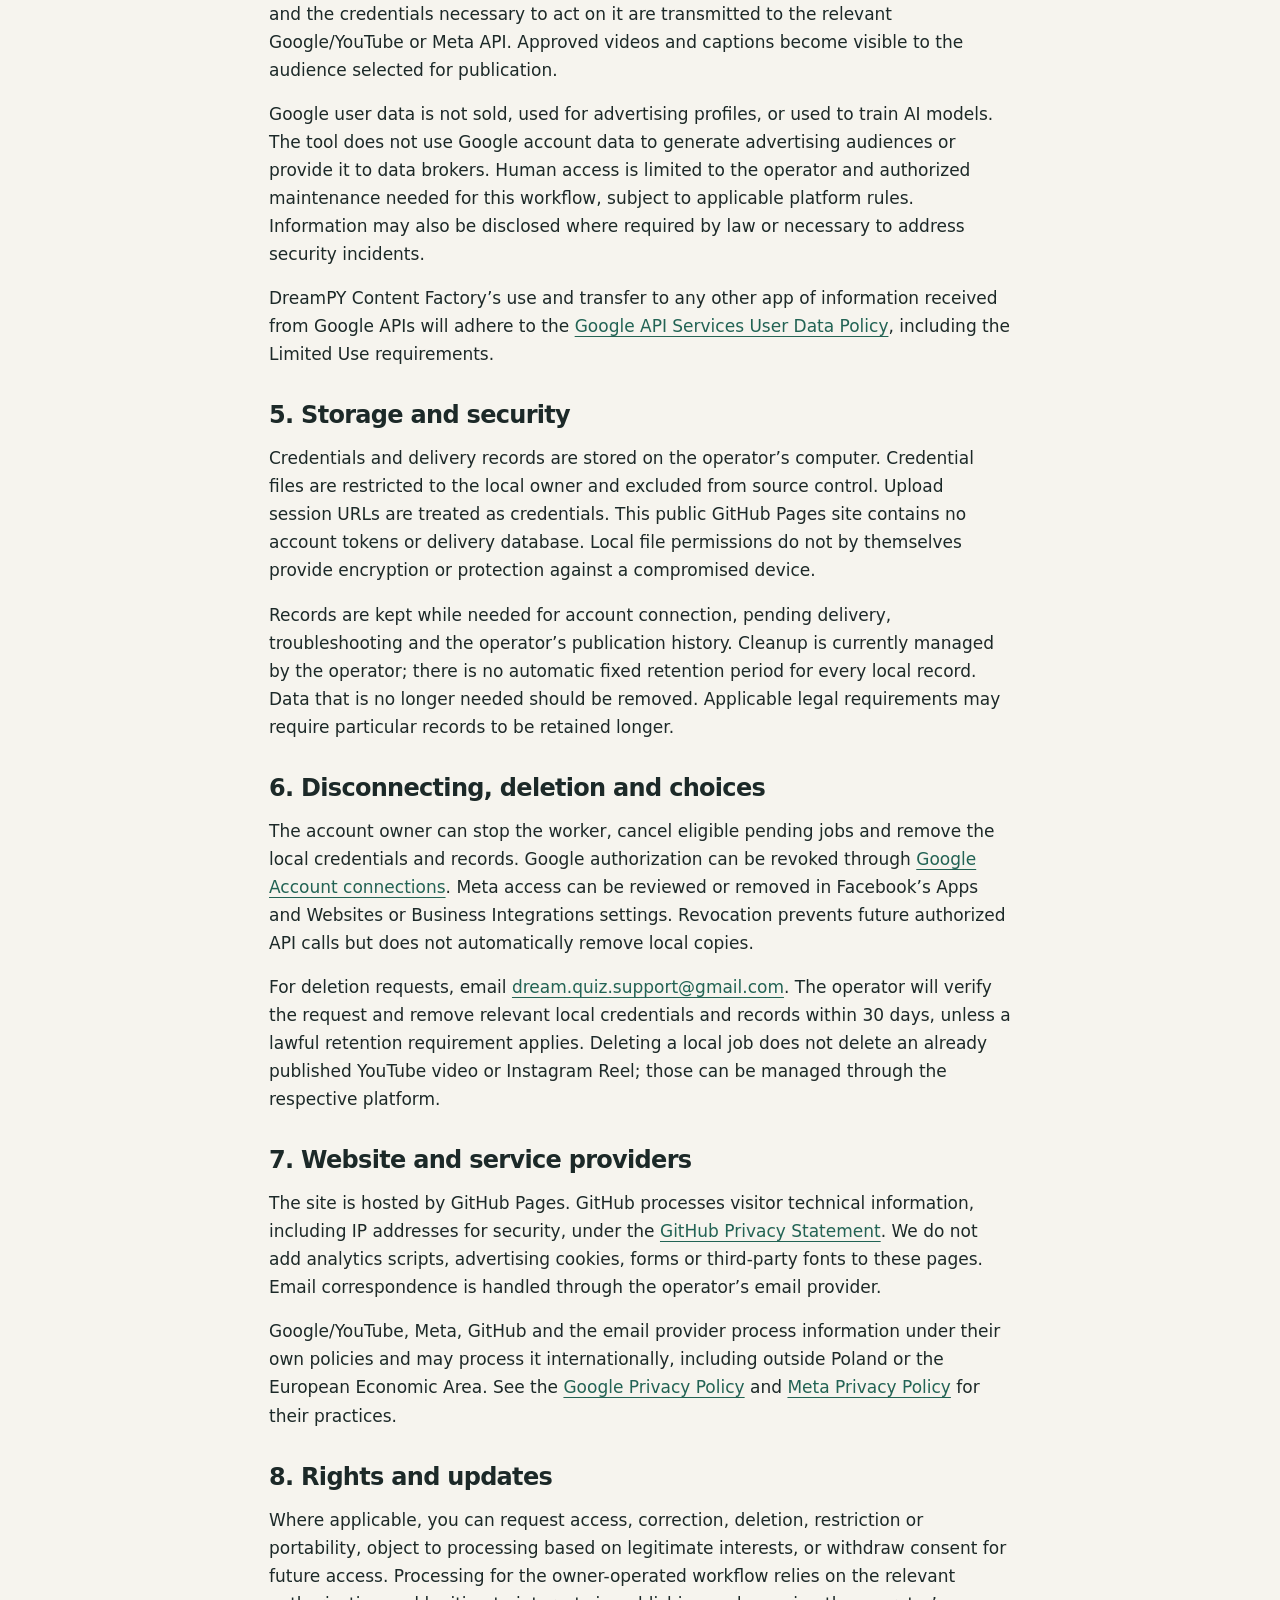
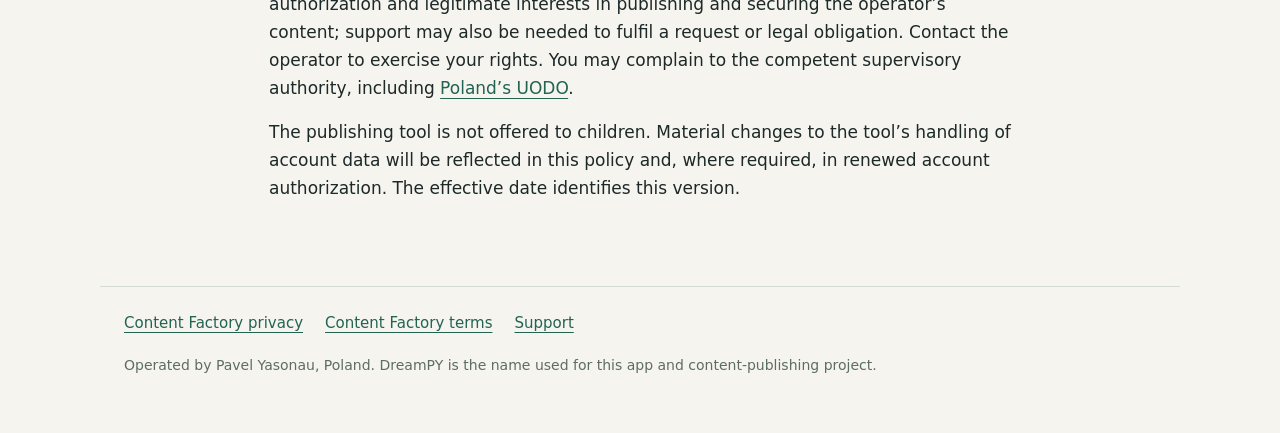
<file: content-factory/privacy.html>
<!doctype html><html lang="en"><head><meta charset="utf-8"><meta name="viewport" content="width=device-width,initial-scale=1"><title>Privacy Policy — DreamPY Content Factory</title><meta name="description" content="How the DreamPY Content Factory publishing tool accesses, uses, stores and deletes Google, YouTube and Instagram account data."><link rel="canonical" href="https://pyasonau.github.io/content-factory/privacy.html"><link rel="stylesheet" href="/content-factory/site.css"></head><body><header><a class="wordmark" href="/dreampy/">DreamPY<span style="color:#c65a3c">.</span></a><nav aria-label="Main navigation"><a href="/dreampy/">Apps</a><a href="/content-factory/">Content Factory</a><a href="mailto:dream.quiz.support@gmail.com">Contact</a></nav></header><main class="legal"><section class="hero"><p class="eyebrow">DreamPY Content Factory</p><h1>Privacy policy</h1><p class="muted">Effective date: 12 November 2026</p><p>This policy covers DreamPY Content Factory, the owner-operated publishing tool, and its informational website. It does not replace the separate privacy policies of our mobile games.</p></section><h2>1. Operator and contact</h2><p>The operator and controller for information processed by the tool is Pavel Yasonau, Poland. Contact: <a href="mailto:dream.quiz.support@gmail.com">dream.quiz.support@gmail.com</a>. DreamPY is the name used for this app and content-publishing project.</p><h2>2. Intended use</h2><p>Content Factory runs locally for the operator’s own authorized publishing accounts. There is no public account registration or hosted account-connection service on this website.</p><h2>3. Information accessed</h2><ul><li><strong>Google and YouTube:</strong> OAuth access and refresh tokens; connected channel ID and title; the operator-selected video files, titles, descriptions and publication settings; uploaded video IDs, processing state and visibility. The tool uses the YouTube upload and read-only scopes. Read-only authorization can technically permit broader YouTube account access; the implemented workflow reads channel identity and video processing/publication status.</li><li><strong>Facebook and Instagram:</strong> authorized Facebook Page and linked professional Instagram account IDs and username, user and Page access tokens, granted permissions, token validity and expiry information, publishing quota, upload/container IDs, captions, processing state and published media links. Requested permissions are instagram_basic, instagram_content_publish, pages_show_list and pages_read_engagement, together with the platform’s basic profile permission.</li><li><strong>Operational records:</strong> approved content snapshots, schedules, checksums, upload session URLs, delivery states, timestamps and redacted error codes.</li><li><strong>Support:</strong> email address, correspondence and attachments that you choose to send.</li></ul><p>The implemented workflow does not request Gmail messages, Google Drive files, social-media passwords, direct messages or advertising-management access.</p><h2>4. Use and sharing</h2><p>Information is used to authorize the correct account, upload and publish approved content, avoid accidental duplicates, check delivery and diagnose failures. Content and the credentials necessary to act on it are transmitted to the relevant Google/YouTube or Meta API. Approved videos and captions become visible to the audience selected for publication.</p><p>Google user data is not sold, used for advertising profiles, or used to train AI models. The tool does not use Google account data to generate advertising audiences or provide it to data brokers. Human access is limited to the operator and authorized maintenance needed for this workflow, subject to applicable platform rules. Information may also be disclosed where required by law or necessary to address security incidents.</p><p>DreamPY Content Factory’s use and transfer to any other app of information received from Google APIs will adhere to the <a href="https://developers.google.com/terms/api-services-user-data-policy">Google API Services User Data Policy</a>, including the Limited Use requirements.</p><h2>5. Storage and security</h2><p>Credentials and delivery records are stored on the operator’s computer. Credential files are restricted to the local owner and excluded from source control. Upload session URLs are treated as credentials. This public GitHub Pages site contains no account tokens or delivery database. Local file permissions do not by themselves provide encryption or protection against a compromised device.</p><p>Records are kept while needed for account connection, pending delivery, troubleshooting and the operator’s publication history. Cleanup is currently managed by the operator; there is no automatic fixed retention period for every local record. Data that is no longer needed should be removed. Applicable legal requirements may require particular records to be retained longer.</p><h2>6. Disconnecting, deletion and choices</h2><p>The account owner can stop the worker, cancel eligible pending jobs and remove the local credentials and records. Google authorization can be revoked through <a href="https://myaccount.google.com/connections">Google Account connections</a>. Meta access can be reviewed or removed in Facebook’s Apps and Websites or Business Integrations settings. Revocation prevents future authorized API calls but does not automatically remove local copies.</p><p>For deletion requests, email <a href="mailto:dream.quiz.support@gmail.com">dream.quiz.support@gmail.com</a>. The operator will verify the request and remove relevant local credentials and records within 30 days, unless a lawful retention requirement applies. Deleting a local job does not delete an already published YouTube video or Instagram Reel; those can be managed through the respective platform.</p><h2>7. Website and service providers</h2><p>The site is hosted by GitHub Pages. GitHub processes visitor technical information, including IP addresses for security, under the <a href="https://docs.github.com/en/site-policy/privacy-policies/github-general-privacy-statement">GitHub Privacy Statement</a>. We do not add analytics scripts, advertising cookies, forms or third-party fonts to these pages. Email correspondence is handled through the operator’s email provider.</p><p>Google/YouTube, Meta, GitHub and the email provider process information under their own policies and may process it internationally, including outside Poland or the European Economic Area. See the <a href="https://policies.google.com/privacy">Google Privacy Policy</a> and <a href="https://www.facebook.com/privacy/policy/">Meta Privacy Policy</a> for their practices.</p><h2>8. Rights and updates</h2><p>Where applicable, you can request access, correction, deletion, restriction or portability, object to processing based on legitimate interests, or withdraw consent for future access. Processing for the owner-operated workflow relies on the relevant authorization and legitimate interests in publishing and securing the operator’s content; support may also be needed to fulfil a request or legal obligation. Contact the operator to exercise your rights. You may complain to the competent supervisory authority, including <a href="https://uodo.gov.pl/">Poland’s UODO</a>.</p><p>The publishing tool is not offered to children. Material changes to the tool’s handling of account data will be reflected in this policy and, where required, in renewed account authorization. The effective date identifies this version.</p></main><footer><nav aria-label="Legal navigation"><a href="/content-factory/privacy.html">Content Factory privacy</a><a href="/content-factory/terms.html">Content Factory terms</a><a href="mailto:dream.quiz.support@gmail.com">Support</a></nav><p class="muted" style="margin-top:18px">Operated by Pavel Yasonau, Poland. DreamPY is the name used for this app and content-publishing project.</p></footer></body></html>
</file>
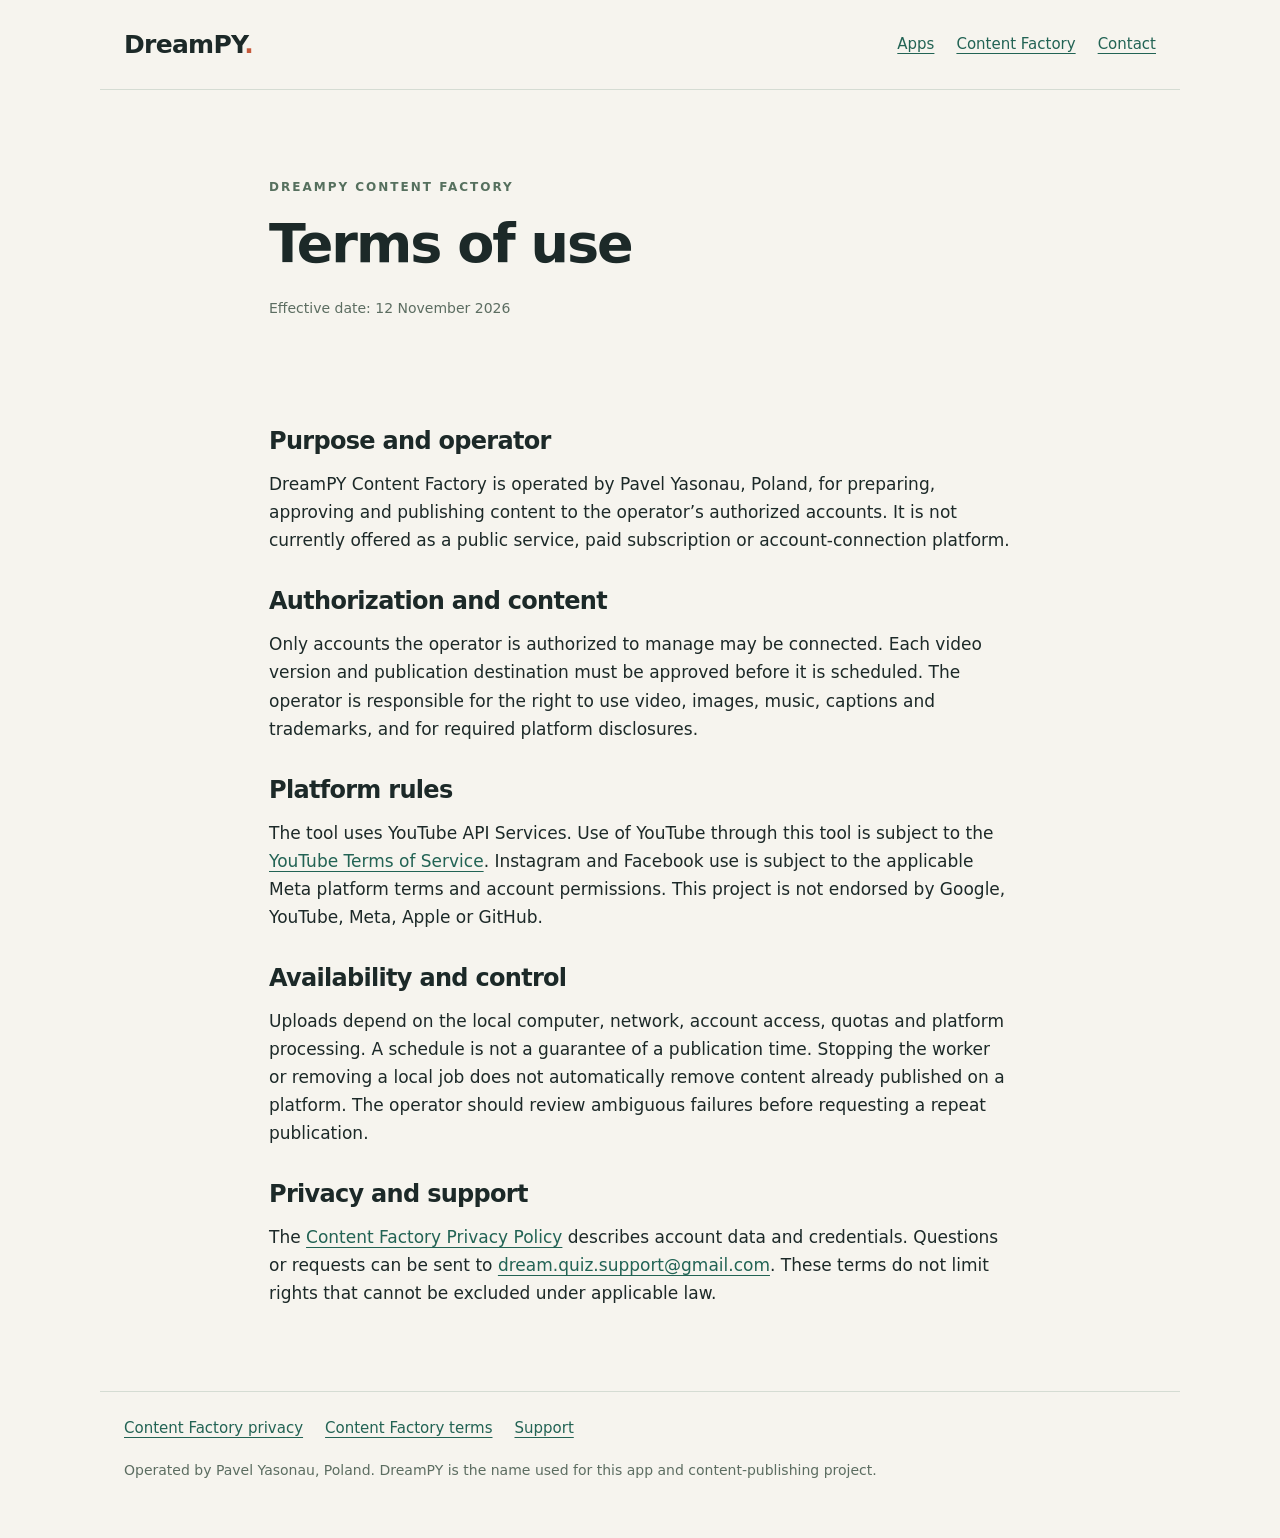
<file: content-factory/terms.html>
<!doctype html><html lang="en"><head><meta charset="utf-8"><meta name="viewport" content="width=device-width,initial-scale=1"><title>Terms of Use — DreamPY Content Factory</title><meta name="description" content="Terms for the owner-operated DreamPY Content Factory publishing workflow."><link rel="canonical" href="https://pyasonau.github.io/content-factory/terms.html"><link rel="stylesheet" href="/content-factory/site.css"></head><body><header><a class="wordmark" href="/dreampy/">DreamPY<span style="color:#c65a3c">.</span></a><nav aria-label="Main navigation"><a href="/dreampy/">Apps</a><a href="/content-factory/">Content Factory</a><a href="mailto:dream.quiz.support@gmail.com">Contact</a></nav></header><main class="legal"><section class="hero"><p class="eyebrow">DreamPY Content Factory</p><h1>Terms of use</h1><p class="muted">Effective date: 12 November 2026</p></section><h2>Purpose and operator</h2><p>DreamPY Content Factory is operated by Pavel Yasonau, Poland, for preparing, approving and publishing content to the operator’s authorized accounts. It is not currently offered as a public service, paid subscription or account-connection platform.</p><h2>Authorization and content</h2><p>Only accounts the operator is authorized to manage may be connected. Each video version and publication destination must be approved before it is scheduled. The operator is responsible for the right to use video, images, music, captions and trademarks, and for required platform disclosures.</p><h2>Platform rules</h2><p>The tool uses YouTube API Services. Use of YouTube through this tool is subject to the <a href="https://www.youtube.com/t/terms">YouTube Terms of Service</a>. Instagram and Facebook use is subject to the applicable Meta platform terms and account permissions. This project is not endorsed by Google, YouTube, Meta, Apple or GitHub.</p><h2>Availability and control</h2><p>Uploads depend on the local computer, network, account access, quotas and platform processing. A schedule is not a guarantee of a publication time. Stopping the worker or removing a local job does not automatically remove content already published on a platform. The operator should review ambiguous failures before requesting a repeat publication.</p><h2>Privacy and support</h2><p>The <a href="privacy.html">Content Factory Privacy Policy</a> describes account data and credentials. Questions or requests can be sent to <a href="mailto:dream.quiz.support@gmail.com">dream.quiz.support@gmail.com</a>. These terms do not limit rights that cannot be excluded under applicable law.</p></main><footer><nav aria-label="Legal navigation"><a href="/content-factory/privacy.html">Content Factory privacy</a><a href="/content-factory/terms.html">Content Factory terms</a><a href="mailto:dream.quiz.support@gmail.com">Support</a></nav><p class="muted" style="margin-top:18px">Operated by Pavel Yasonau, Poland. DreamPY is the name used for this app and content-publishing project.</p></footer></body></html>
</file>
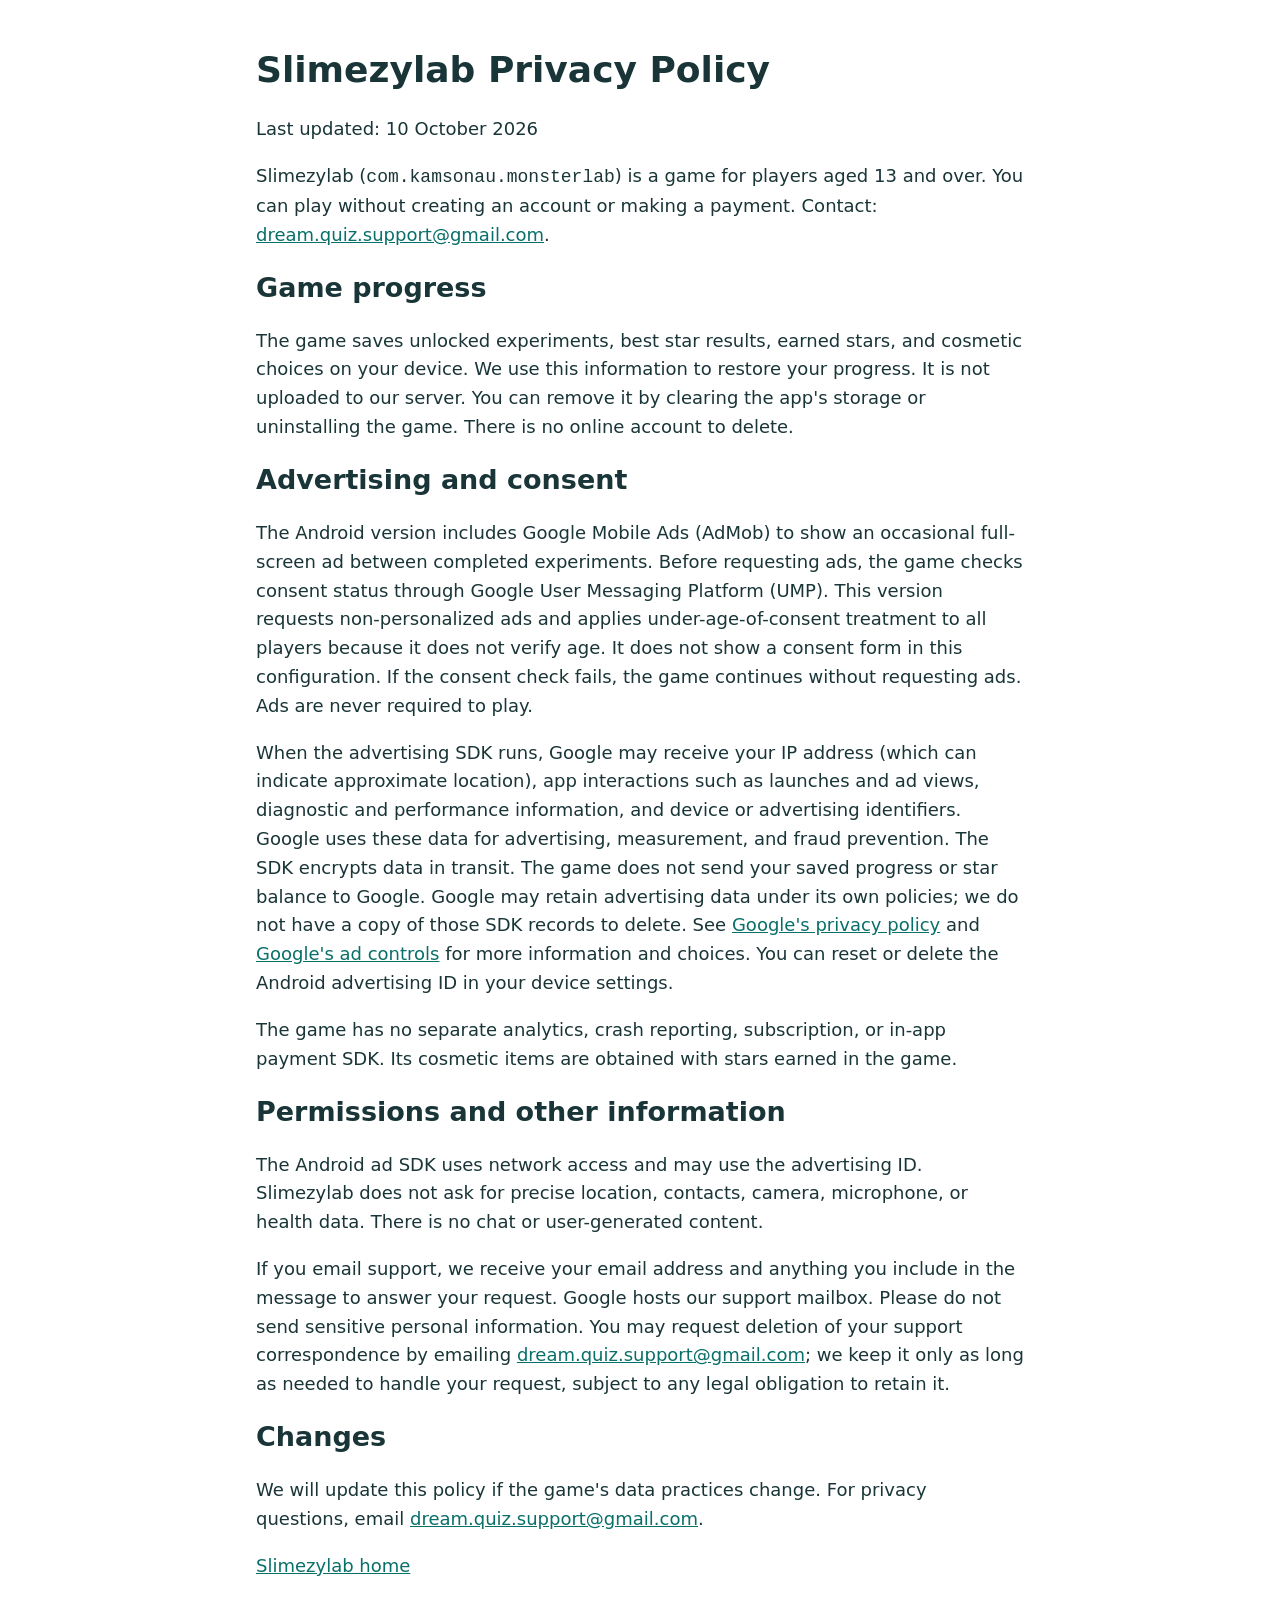
<file: slimezylab/privacy.html>
<!doctype html>
<html lang="en"><head><meta charset="utf-8"><meta name="viewport" content="width=device-width, initial-scale=1"><title>Slimezylab Privacy Policy</title><style>body{font:18px/1.6 system-ui,sans-serif;max-width:48rem;margin:3rem auto;padding:0 1.25rem;color:#193537}a{color:#096f69}h1,h2{line-height:1.2}</style></head>
<body><main>
<h1>Slimezylab Privacy Policy</h1><p>Last updated: 10 October 2026</p>
<p>Slimezylab (<code>com.kamsonau.monsterlab</code>) is a game for players aged 13 and over. You can play without creating an account or making a payment. Contact: <a href="mailto:dream.quiz.support@gmail.com">dream.quiz.support@gmail.com</a>.</p>
<h2>Game progress</h2><p>The game saves unlocked experiments, best star results, earned stars, and cosmetic choices on your device. We use this information to restore your progress. It is not uploaded to our server. You can remove it by clearing the app's storage or uninstalling the game. There is no online account to delete.</p>
<h2>Advertising and consent</h2><p>The Android version includes Google Mobile Ads (AdMob) to show an occasional full-screen ad between completed experiments. Before requesting ads, the game checks consent status through Google User Messaging Platform (UMP). This version requests non-personalized ads and applies under-age-of-consent treatment to all players because it does not verify age. It does not show a consent form in this configuration. If the consent check fails, the game continues without requesting ads. Ads are never required to play.</p>
<p>When the advertising SDK runs, Google may receive your IP address (which can indicate approximate location), app interactions such as launches and ad views, diagnostic and performance information, and device or advertising identifiers. Google uses these data for advertising, measurement, and fraud prevention. The SDK encrypts data in transit. The game does not send your saved progress or star balance to Google. Google may retain advertising data under its own policies; we do not have a copy of those SDK records to delete. See <a href="https://policies.google.com/privacy">Google's privacy policy</a> and <a href="https://myadcenter.google.com/">Google's ad controls</a> for more information and choices. You can reset or delete the Android advertising ID in your device settings.</p>
<p>The game has no separate analytics, crash reporting, subscription, or in-app payment SDK. Its cosmetic items are obtained with stars earned in the game.</p>
<h2>Permissions and other information</h2><p>The Android ad SDK uses network access and may use the advertising ID. Slimezylab does not ask for precise location, contacts, camera, microphone, or health data. There is no chat or user-generated content.</p>
<p>If you email support, we receive your email address and anything you include in the message to answer your request. Google hosts our support mailbox. Please do not send sensitive personal information. You may request deletion of your support correspondence by emailing <a href="mailto:dream.quiz.support@gmail.com">dream.quiz.support@gmail.com</a>; we keep it only as long as needed to handle your request, subject to any legal obligation to retain it.</p>
<h2>Changes</h2><p>We will update this policy if the game's data practices change. For privacy questions, email <a href="mailto:dream.quiz.support@gmail.com">dream.quiz.support@gmail.com</a>.</p>
<p><a href="index.html">Slimezylab home</a></p></main></body></html>
</file>
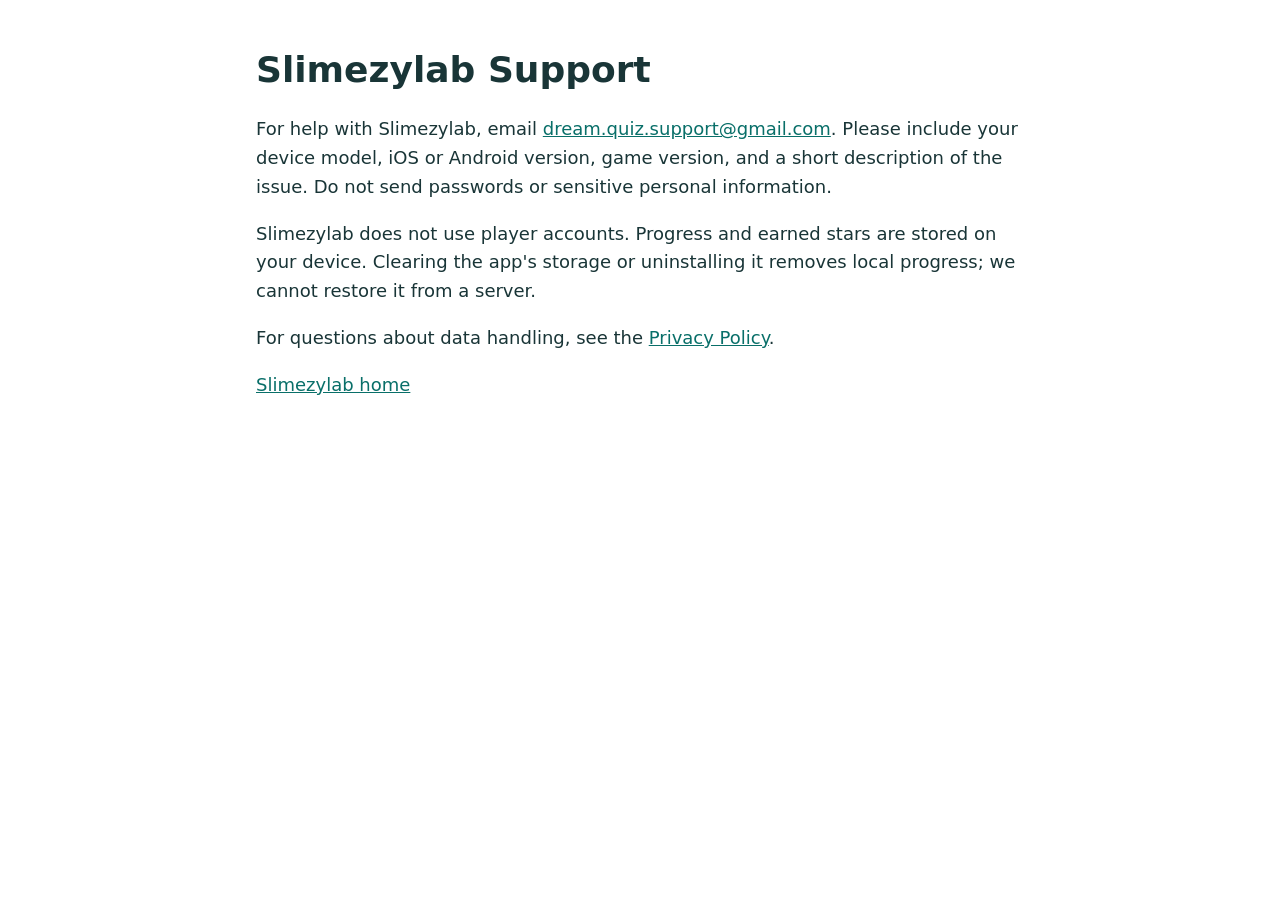
<file: slimezylab/support.html>
<!doctype html>
<html lang="en"><head><meta charset="utf-8"><meta name="viewport" content="width=device-width, initial-scale=1"><title>Slimezylab Support</title><style>body{font:18px/1.6 system-ui,sans-serif;max-width:48rem;margin:3rem auto;padding:0 1.25rem;color:#193537}a{color:#096f69}h1,h2{line-height:1.2}</style></head>
<body><main><h1>Slimezylab Support</h1><p>For help with Slimezylab, email <a href="mailto:dream.quiz.support@gmail.com">dream.quiz.support@gmail.com</a>. Please include your device model, iOS or Android version, game version, and a short description of the issue. Do not send passwords or sensitive personal information.</p><p>Slimezylab does not use player accounts. Progress and earned stars are stored on your device. Clearing the app's storage or uninstalling it removes local progress; we cannot restore it from a server.</p><p>For questions about data handling, see the <a href="privacy.html">Privacy Policy</a>.</p><p><a href="index.html">Slimezylab home</a></p></main></body></html>
</file>
<file: content-factory/site.css>
*{box-sizing:border-box}html{scroll-behavior:smooth}body{margin:0;background:#f6f4ee;color:#1c2928;font:17px/1.65 system-ui,-apple-system,BlinkMacSystemFont,"Segoe UI",sans-serif}a{color:#226354;text-underline-offset:4px}a:focus-visible{outline:3px solid #d74d37;outline-offset:5px}header,main,footer{max-width:1080px;margin:auto;padding:24px}header{display:flex;justify-content:space-between;align-items:center;gap:20px;border-bottom:1px solid #d5dcd3}.wordmark{font-weight:800;letter-spacing:-.7px;text-decoration:none;color:#1c2928;font-size:25px}nav{display:flex;gap:22px;flex-wrap:wrap;font-size:15px}.eyebrow{font-size:12px;font-weight:750;letter-spacing:2px;text-transform:uppercase;color:#56705e;margin:0 0 18px}h1{font-size:clamp(38px,7vw,76px);line-height:1.04;letter-spacing:-2px;max-width:850px;margin:0 0 25px}h2{font-size:27px;line-height:1.25;letter-spacing:-.7px;margin:0 0 14px}h3{font-size:20px;margin:0 0 8px}.hero{padding:64px 0 48px}.lead{font-size:21px;max-width:760px;color:#465a50}.pill{display:inline-block;padding:6px 12px;border:1px solid #b8c8b8;border-radius:99px;font-size:13px}.button{display:inline-block;background:#226354;color:white;text-decoration:none;padding:12px 20px;border-radius:6px;margin-top:14px}.grid{display:grid;grid-template-columns:1fr 1fr;gap:24px}.card{background:#fff;border:1px solid #d5dcd3;border-radius:12px;padding:28px}.number{font-size:13px;color:#bb4c36;font-weight:750;letter-spacing:1px}.flow{display:flex;gap:12px;align-items:stretch;margin:32px 0}.flow>div{flex:1;border-top:2px solid #226354;padding-top:15px}.flow strong{display:block}section{margin:0 0 42px}.legal{max-width:790px}.legal h1{font-size:clamp(34px,6vw,54px)}.legal h2{font-size:24px;margin-top:32px}.legal li{margin:8px 0}.muted{color:#5c6d61;font-size:14px}footer{border-top:1px solid #d5dcd3;margin-top:44px;font-size:14px;padding-bottom:40px}.notice{border-left:3px solid #d16443;padding:10px 20px;background:#f0ebe0}.links{display:flex;gap:20px;flex-wrap:wrap}p{margin:0 0 16px}@media(max-width:640px){header{align-items:flex-start;flex-direction:column}header,main,footer{padding:20px}.hero{padding:40px 0 28px}h1{letter-spacing:-1.3px}.grid{grid-template-columns:1fr}.flow{flex-direction:column;gap:22px}.card{padding:22px}nav{gap:16px}.lead{font-size:19px}}
</file>
